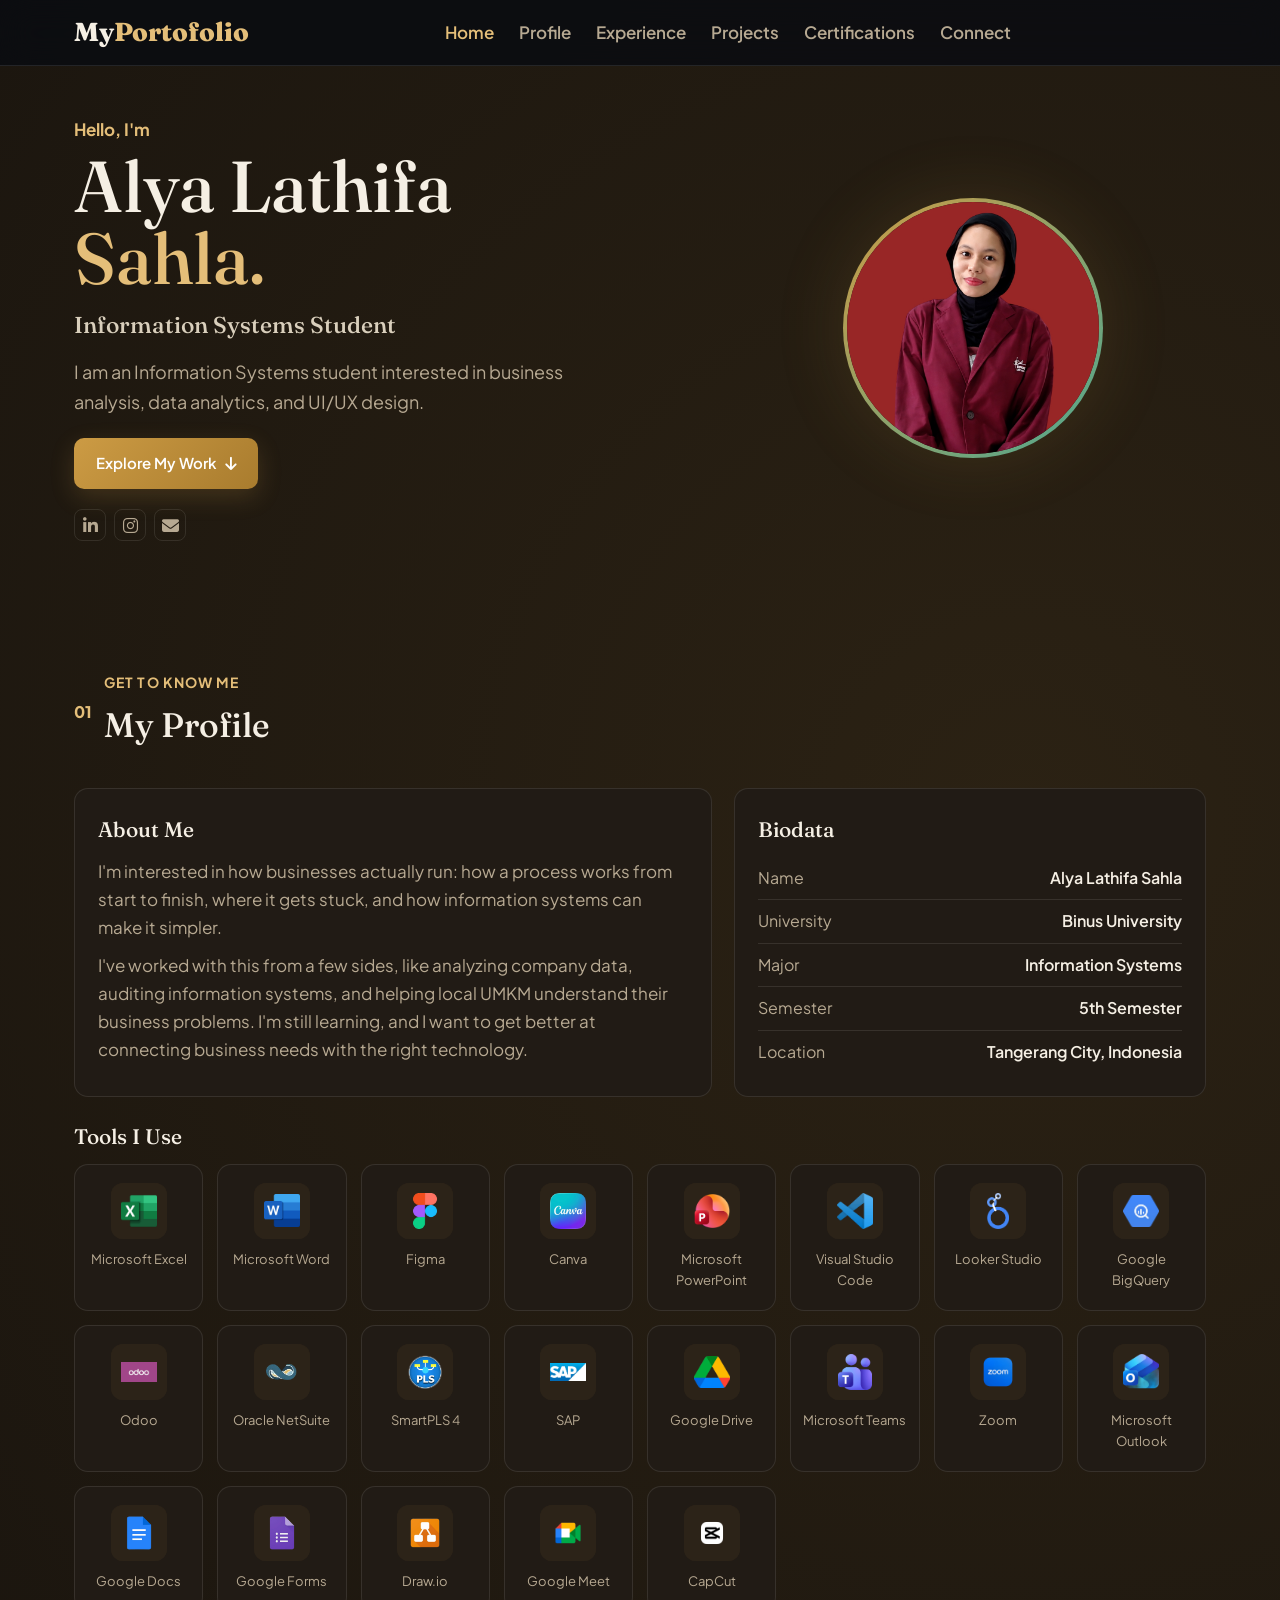
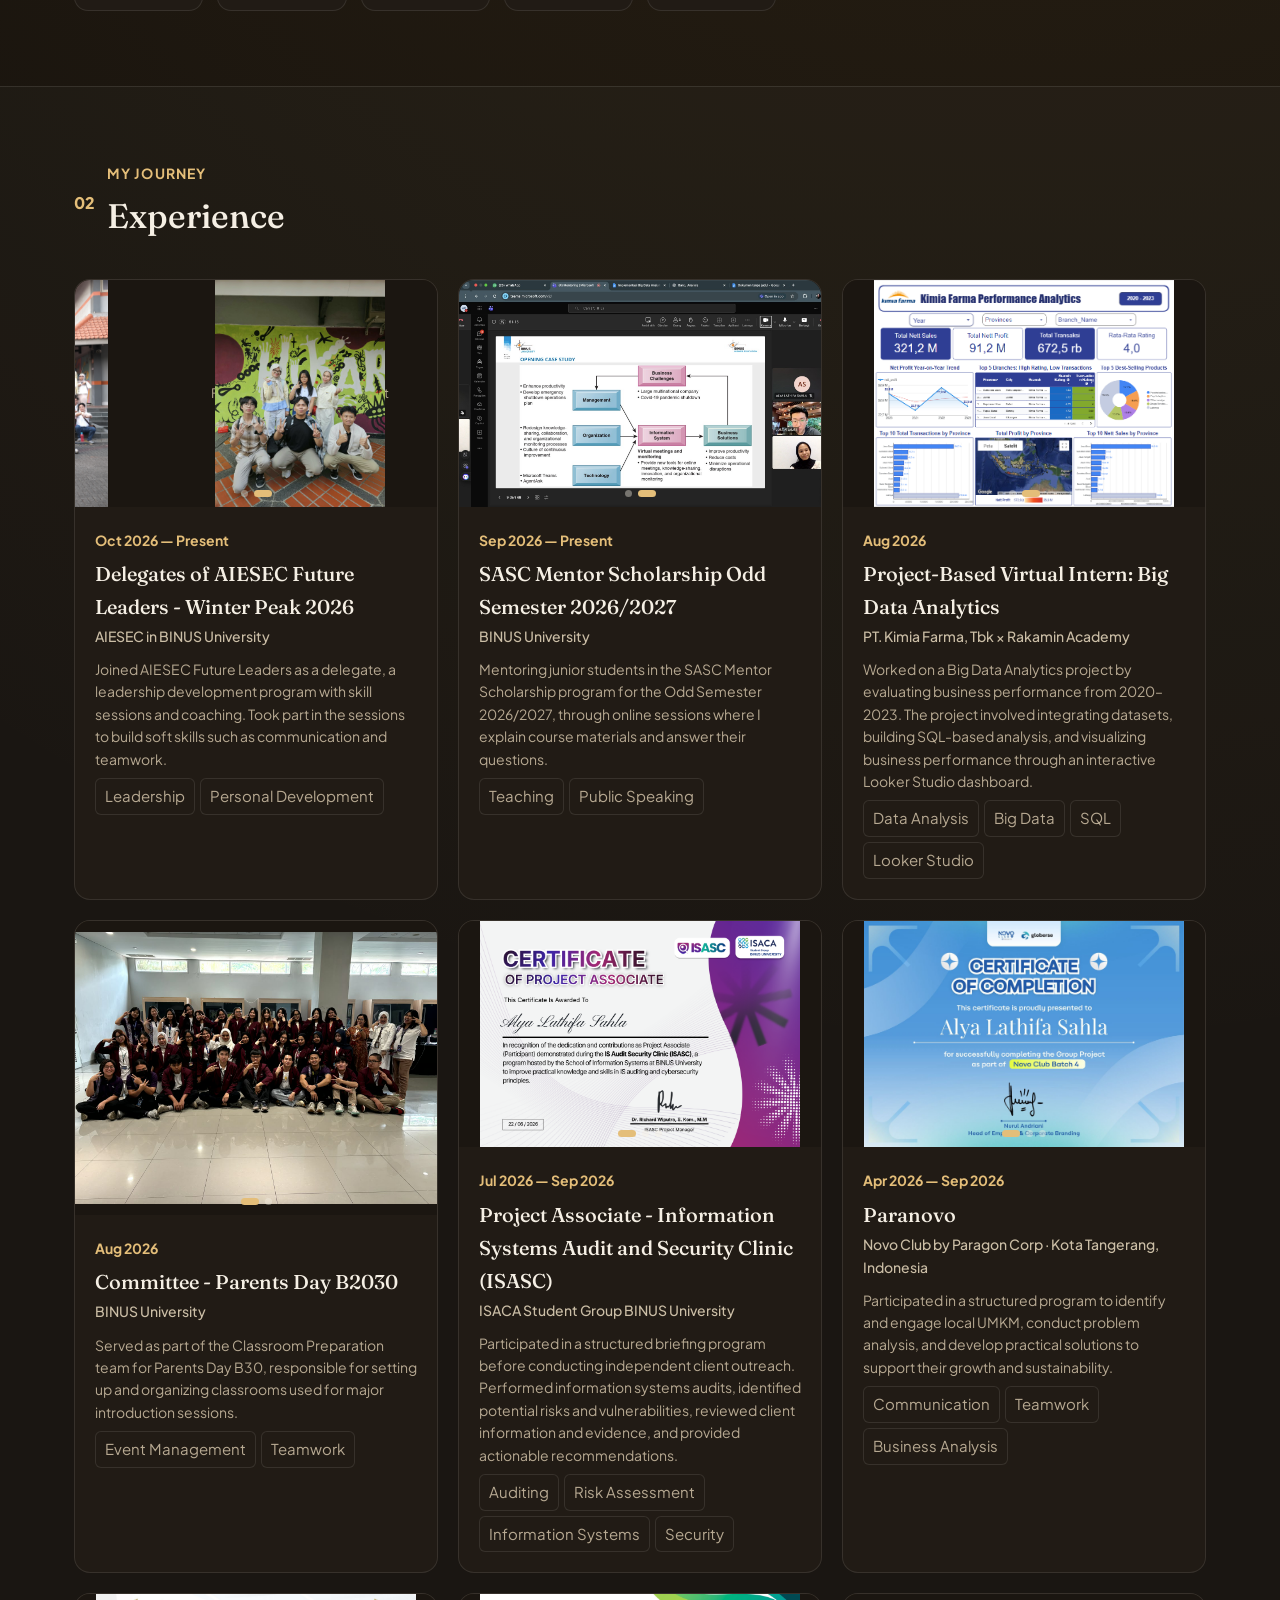
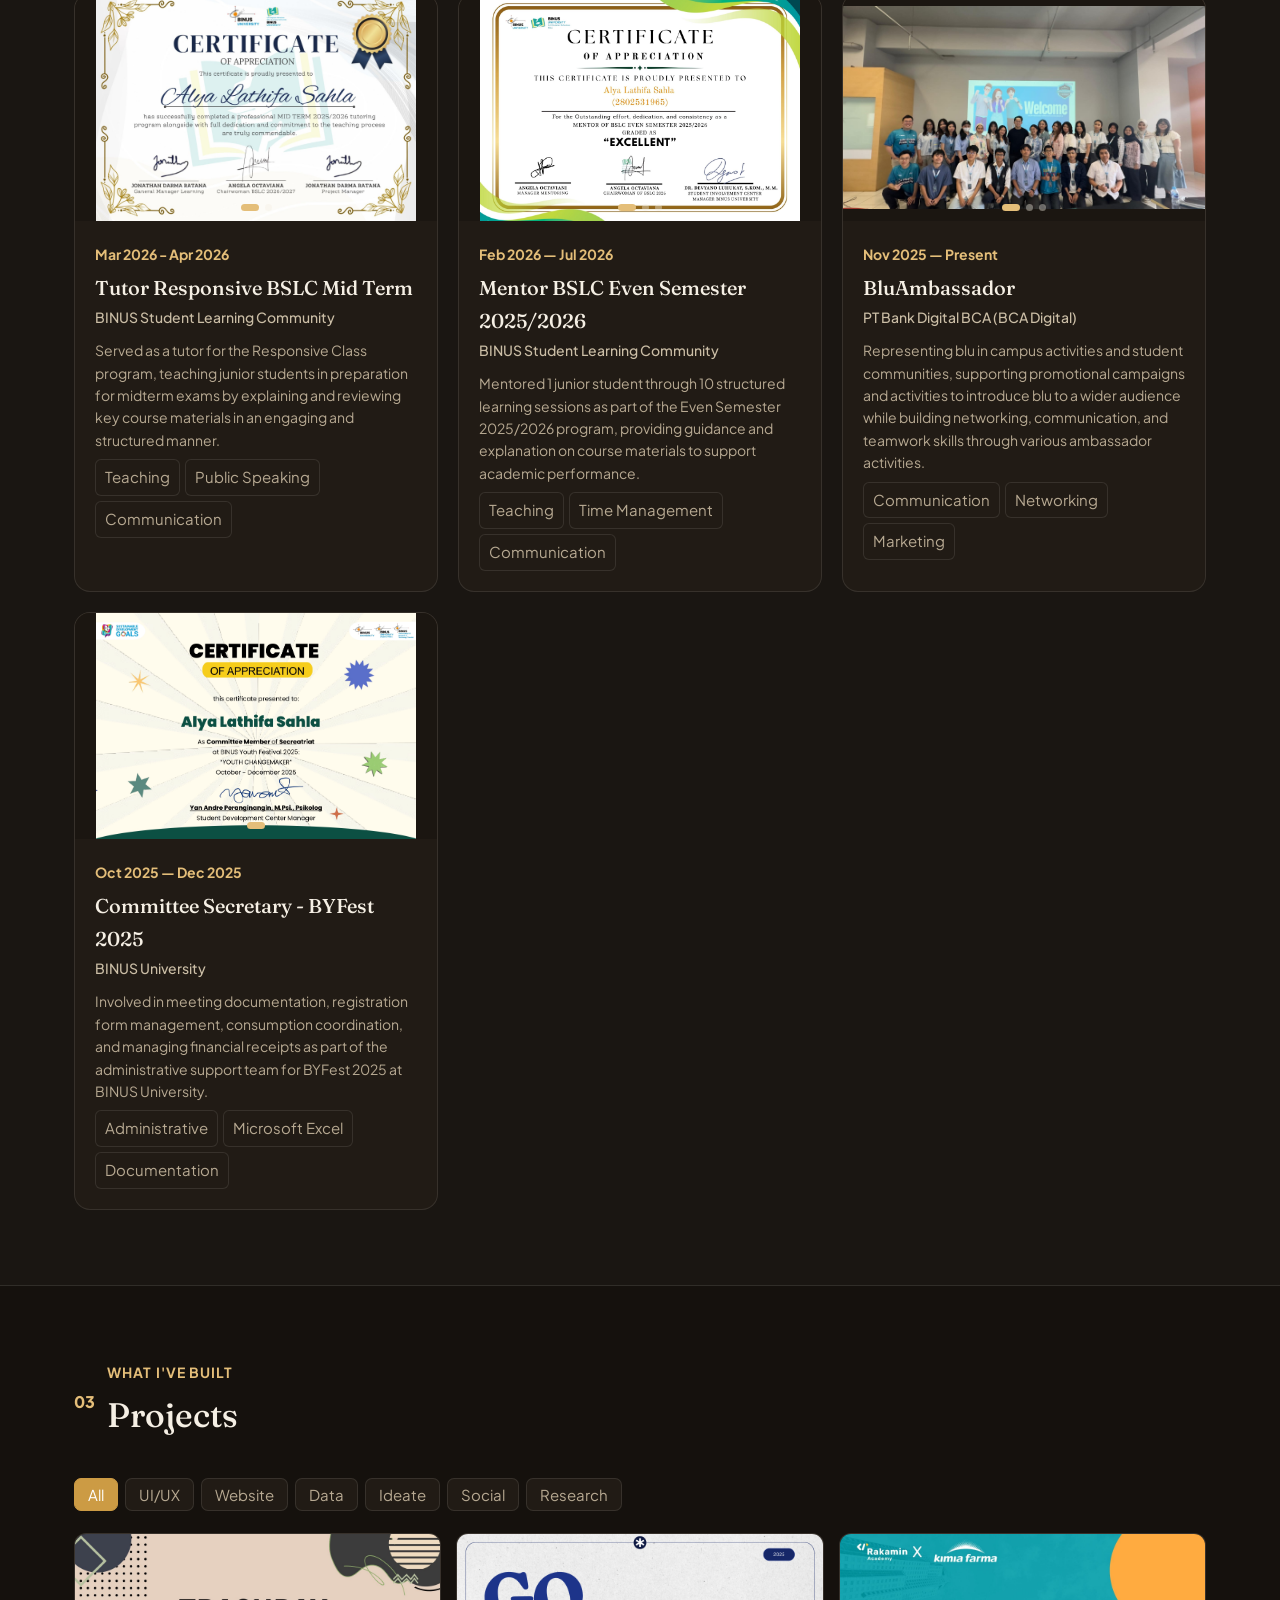
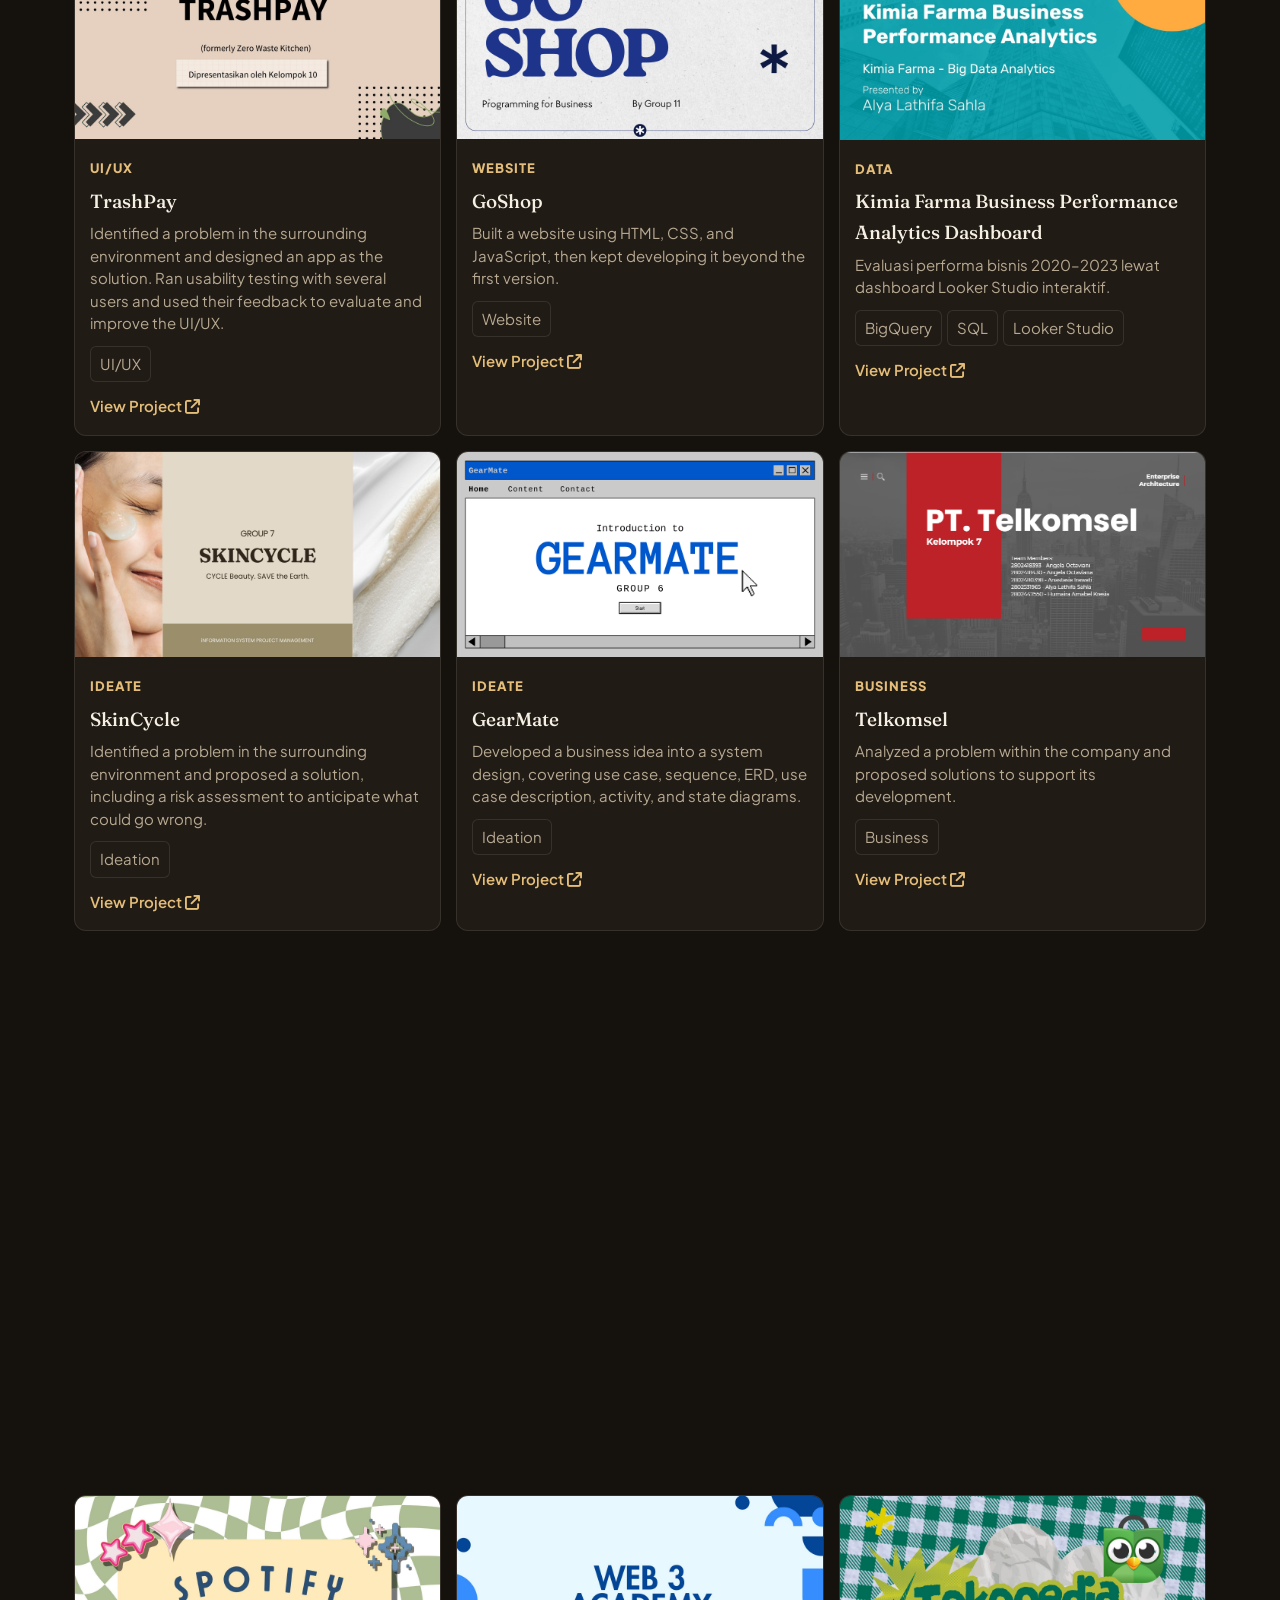
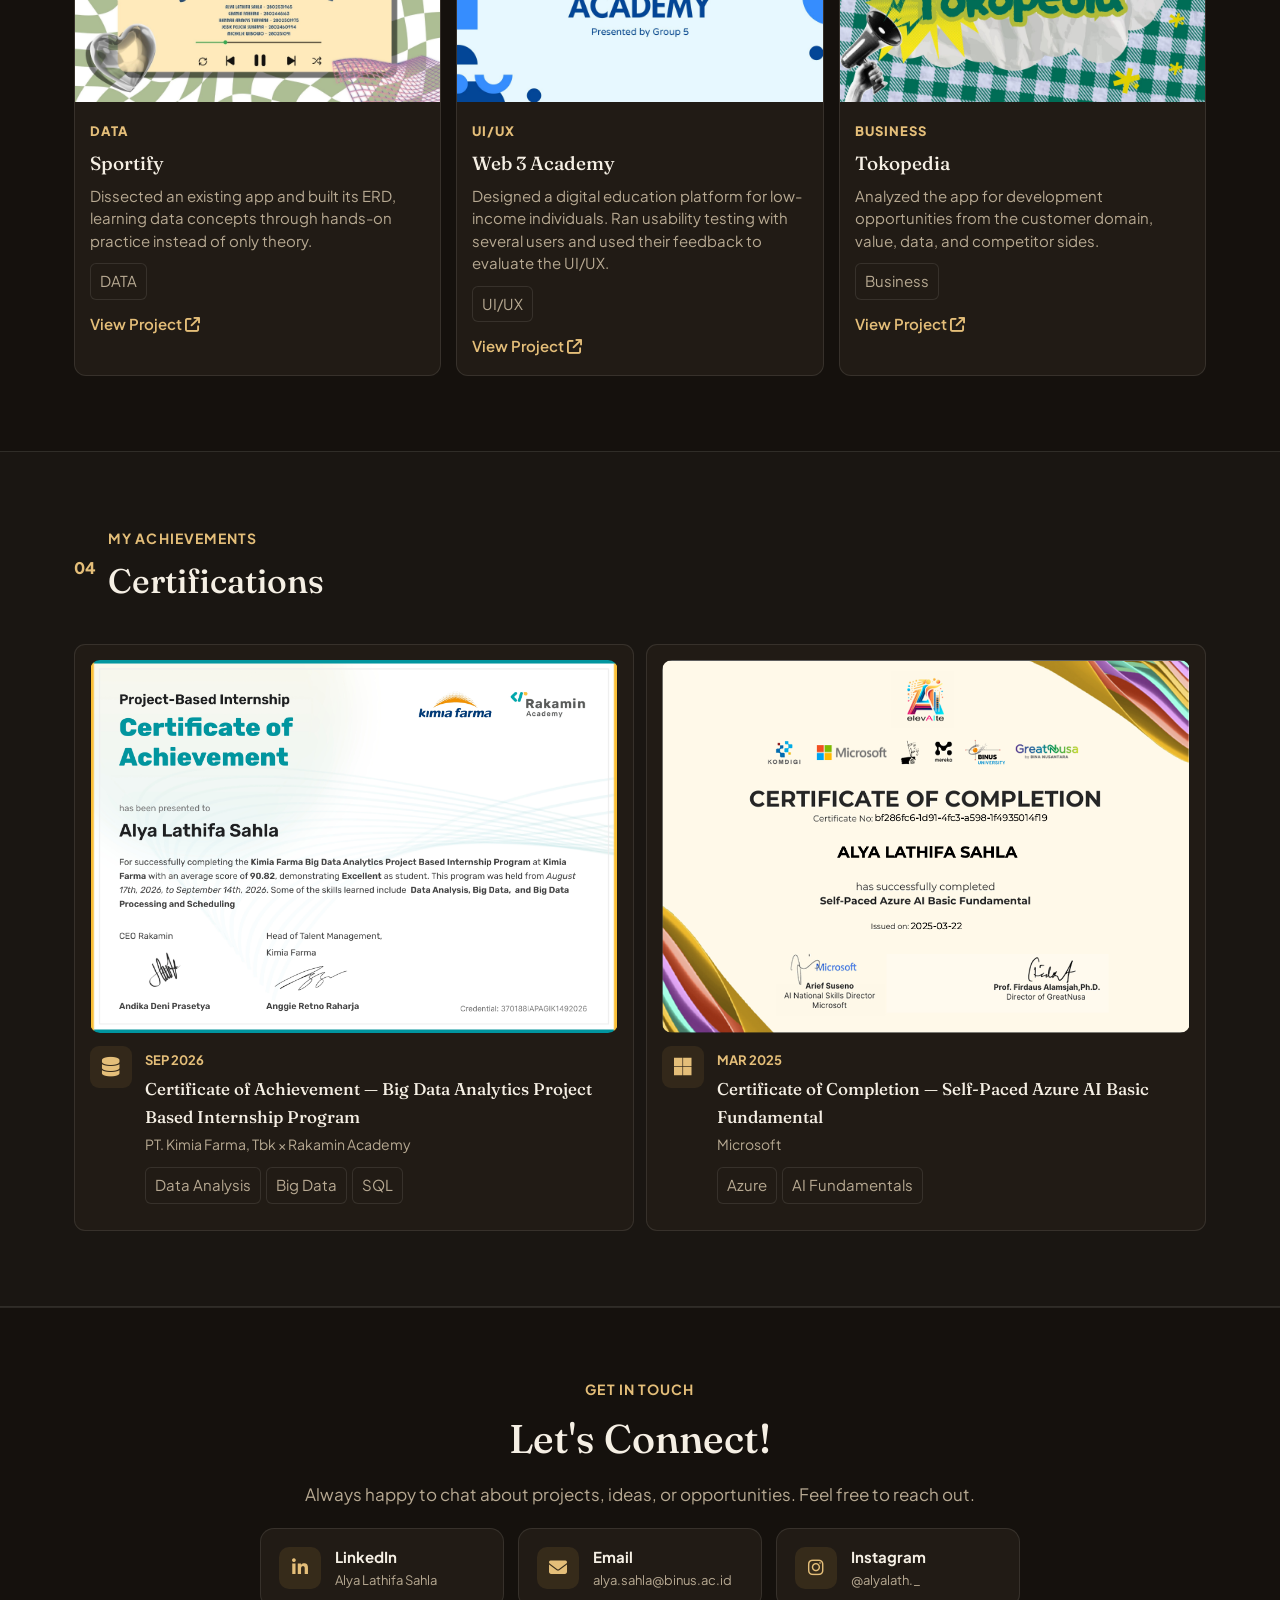
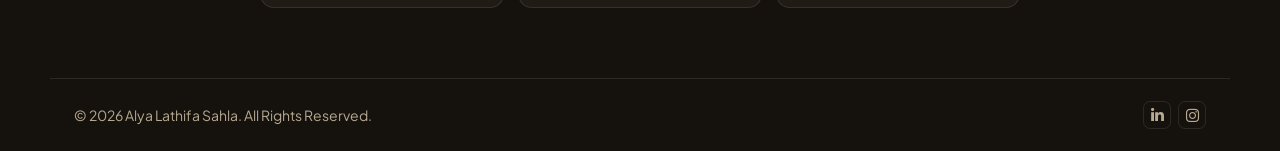
<file: index.html>
<!DOCTYPE html>
<html lang="en">
<head>
    <meta charset="UTF-8">
    <meta name="viewport" content="width=device-width, initial-scale=1.0">

    <title>Alya Lathifa Sahla | Portfolio</title>

    <link rel="stylesheet" href="style.css">

    <!-- Google Font -->
    <link rel="preconnect" href="https://fonts.googleapis.com">
    <link rel="preconnect" href="https://fonts.gstatic.com" crossorigin>
    <link href="https://fonts.googleapis.com/css2?family=Poppins:wght@300;400;500;600;700&display=swap" rel="stylesheet">

    <!-- Icons -->
    <link rel="stylesheet"
        href="https://cdnjs.cloudflare.com/ajax/libs/font-awesome/6.5.2/css/all.min.css">
</head>

<body>

    <!-- ================= NAVBAR ================= -->
    <header class="header">

        <nav class="navbar">

            <a href="#home" class="logo">
                My<span>Portofolio</span>
            </a>

            <ul class="nav-menu">

                <li>
                    <a href="#home" class="nav-link active">Home</a>
                </li>

                <li>
                    <a href="#profile" class="nav-link">Profile</a>
                </li>

                <li>
                    <a href="#experience" class="nav-link">Experience</a>
                </li>

                <li>
                    <a href="#projects" class="nav-link">Projects</a>
                </li>

                <li>
                    <a href="#certifications" class="nav-link">Certifications</a>
                </li>

                <li>
                    <a href="#contact" class="nav-link">Connect</a>
                </li>

            </ul>

            <div class="nav-actions">

                <button class="menu-toggle">
                    <i class="fa-solid fa-bars"></i>
                </button>

            </div>

        </nav>

    </header>


    <!-- ================= HERO ================= -->
    <section id="home" class="hero">

        <div class="hero-content">

            <p class="hero-greeting">
                Hello, I'm
            </p>

            <h1>
                Alya Lathifa<br>
                <span>Sahla.</span>
            </h1>

            <h2>
                Information Systems Student
            </h2>

            <p class="hero-description">
                I am an Information Systems student interested in business analysis, data analytics, and UI/UX design.
            </p>

            <div class="hero-buttons">
                <a href="#experience" class="btn primary-btn">
                    Explore My Work
                    <i class="fa-solid fa-arrow-down"></i>
                </a>
            </div>

            <div class="social-links">
                <a href="https://www.linkedin.com/in/alya-lathifa-sahla-597197326" target="_blank" rel="noopener" aria-label="LinkedIn"><i class="fa-brands fa-linkedin-in"></i></a>
                <a href="https://instagram.com/alyalath._" target="_blank" rel="noopener" aria-label="Instagram"><i class="fa-brands fa-instagram"></i></a>
                <a href="mailto:alya.sahla@binus.ac.id" aria-label="Email"><i class="fa-solid fa-envelope"></i></a>
            </div>

        </div>


        <div class="hero-visual">

            <div class="profile-circle">

                <div class="profile-placeholder">
                    <i class="fa-solid fa-user"></i>
                    <!-- Taruh fotomu di images/foto-profil.jpg -->
                    <img class="profile-photo" src="images/foto-profile.jpeg" alt="Foto Alya Lathifa Sahla" onerror="this.remove()">
                </div>

            </div>

            </div>

    </section>


    <!-- ================= PROFILE ================= -->
    <section id="profile" class="section">

        <div class="section-header reveal">

            <span class="section-number">01</span>

            <div>
                <p class="section-label">GET TO KNOW ME</p>
                <h2>My Profile</h2>
            </div>

        </div>


        <div class="profile-container">

            <div class="profile-text reveal">

                <h3>
                    About Me
                </h3>

                <p>
                    I'm interested in how businesses actually run: how a process
                    works from start to finish, where it gets stuck, and how
                    information systems can make it simpler.
                </p>

                <p>
                    I've worked with this from a few sides, like analyzing company
                    data, auditing information systems, and helping local UMKM
                    understand their business problems. I'm still learning, and I want
                    to get better at connecting business needs with the right
                    technology.
                </p>

            </div>


            <div class="biodata-card reveal">

                <h3>Biodata</h3>

                <div class="bio-item">
                    <span>Name</span>
                    <strong>Alya Lathifa Sahla</strong>
                </div>

                <div class="bio-item">
                    <span>University</span>
                    <strong>Binus University</strong>
                </div>

                <div class="bio-item">
                    <span>Major</span>
                    <strong>Information Systems</strong>
                </div>

                <div class="bio-item">
                    <span>Semester</span>
                    <strong>5th Semester</strong>
                </div>

                <div class="bio-item">
                    <span>Location</span>
                    <strong>Tangerang City, Indonesia</strong>
                </div>

            </div>

        </div>


        <!-- Skills -->

        <div class="skills-section reveal">
            <h3>Tools I Use</h3>
            <!-- Logo tools: taruh di images/tools/ (nama file sesuai src). Tool baru? copy satu blok .tool -->
            <div class="tools-grid">
                <div class="tool">
                    <div class="tool-logo" data-initial="E"><img src="images/tools/excel.png" alt="Microsoft Excel" onerror="this.remove()"></div>
                    <span>Microsoft Excel</span>
                </div>
                <div class="tool">
                    <div class="tool-logo" data-initial="W"><img src="images/tools/word.png" alt="Microsoft Word" onerror="this.remove()"></div>
                    <span>Microsoft Word</span>
                </div>
                <div class="tool">
                    <div class="tool-logo" data-initial="F"><img src="images/tools/figma.png" alt="Figma" onerror="this.remove()"></div>
                    <span>Figma</span>
                </div>
                <div class="tool">
                    <div class="tool-logo" data-initial="C"><img src="images/tools/canva.png" alt="Canva" onerror="this.remove()"></div>
                    <span>Canva</span>
                </div>
                <div class="tool">
                    <div class="tool-logo" data-initial="P"><img src="images/tools/powerpoint.png" alt="Microsoft PowerPoint" onerror="this.remove()"></div>
                    <span>Microsoft PowerPoint</span>
                </div>
                <div class="tool">
                    <div class="tool-logo" data-initial="V"><img src="images/tools/vscode.png" alt="VSCode" onerror="this.remove()"></div>
                    <span>Visual Studio Code</span>
                </div>
                <div class="tool">
                    <div class="tool-logo" data-initial="L"><img src="images/tools/lookerstudio.png" alt="Looker Studio" onerror="this.remove()"></div>
                    <span>Looker Studio</span>
                </div>
                <div class="tool">
                    <div class="tool-logo" data-initial="B"><img src="images/tools/bigquery.png" alt="Google BigQuery" onerror="this.remove()"></div>
                    <span>Google BigQuery</span>
                </div>
                <div class="tool">
                    <div class="tool-logo" data-initial="O"><img src="images/tools/odoo.jpg" alt="Odoo" onerror="this.remove()"></div>
                    <span>Odoo</span>
                </div>
                <div class="tool">
                    <div class="tool-logo" data-initial="N"><img src="images/tools/oraclenetsuite.png" alt="Oracle NetSuite" onerror="this.remove()"></div>
                    <span>Oracle NetSuite</span>
                </div>
                <div class="tool">
                    <div class="tool-logo" data-initial="S"><img src="images/tools/smartpls.png" alt="SmartPLS 4" onerror="this.remove()"></div>
                    <span>SmartPLS 4</span>
                </div>
                <div class="tool">
                    <div class="tool-logo" data-initial="SA"><img src="images/tools/sap.jpg" alt="SAP" onerror="this.remove()"></div>
                    <span>SAP</span>
                </div>
                <div class="tool">
                    <div class="tool-logo" data-initial="G"><img src="images/tools/gdrive.png" alt="Google Drive" onerror="this.remove()"></div>
                    <span>Google Drive</span>
                </div>
                <div class="tool">
                    <div class="tool-logo" data-initial="GT"><img src="images/tools/teams.png" alt="Microsoft Teams" onerror="this.remove()"></div>
                    <span>Microsoft Teams</span>
                </div>
                <div class="tool">
                    <div class="tool-logo" data-initial="Z"><img src="images/tools/zoom.png" alt="Zoom" onerror="this.remove()"></div>
                    <span>Zoom</span>
                </div>
                <div class="tool">
                    <div class="tool-logo" data-initial="O"><img src="images/tools/outlook.png" alt="Microsoft Outlook" onerror="this.remove()"></div>
                    <span>Microsoft Outlook</span>
                </div>
                <div class="tool">
                    <div class="tool-logo" data-initial="GD"><img src="images/tools/gdocs.png" alt="Google Docs" onerror="this.remove()"></div>
                    <span>Google Docs</span>
                </div>
                <div class="tool">
                    <div class="tool-logo" data-initial="GF"><img src="images/tools/gform.png" alt="Google Forms" onerror="this.remove()"></div>
                    <span>Google Forms</span>
                </div>
                <div class="tool">
                    <div class="tool-logo" data-initial="D"><img src="images/tools/drawio.png" alt="Draw.io" onerror="this.remove()"></div>
                    <span>Draw.io</span>
                </div>
                <div class="tool">
                    <div class="tool-logo" data-initial="GM"><img src="images/tools/gmeet.png" alt="Google Meet" onerror="this.remove()"></div>
                    <span>Google Meet</span>
                </div>
                <div class="tool">
                    <div class="tool-logo" data-initial="CC"><img src="images/tools/capcut.png" alt="CapCut" onerror="this.remove()"></div>
                    <span>CapCut</span>
                </div>
            </div>
        </div>

    </section>


    <!-- ================= EXPERIENCE ================= -->

<section id="experience" class="section alternate">
    <div class="section-header reveal">
        <span class="section-number">02</span>
        <div>
            <p class="section-label">MY JOURNEY</p>
            <h2>Experience</h2>
        </div>
    </div>
    <!-- Foto dokumentasi/sertifikat: images/experience/[nama]-1.jpg, -2.jpg, -3.jpg. Mau tambah slide? copy satu blok .slide -->
    <div class="exp-grid">
        <article class="exp-card reveal">
            <div class="slider">
                <div class="slides"><div class="slide"><img src="images/experiences/afl-1.JPG" alt="Delegates AFL - foto 1" onerror="this.remove()"></div><div class="slide"><img src="images/experiences/afl-2.jpeg" alt="Delegates AFL - foto 2" onerror="this.remove()"></div></div>
                <button class="slide-btn prev" aria-label="Foto sebelumnya"><i class="fa-solid fa-chevron-left"></i></button>
                <button class="slide-btn next" aria-label="Foto berikutnya"><i class="fa-solid fa-chevron-right"></i></button>
                <div class="slide-dots"></div>
            </div>
            <div class="exp-body">
                <span class="timeline-date">Oct 2026 — Present</span>
                <h3>Delegates of AIESEC Future Leaders - Winter Peak 2026</h3>
                <h4>AIESEC in BINUS University</h4>
                <p>Joined AIESEC Future Leaders as a delegate, a leadership development program with skill sessions and coaching. Took part in the sessions to build soft skills such as communication and teamwork.</p>
                <div class="tag-container"><span>Leadership</span><span>Personal Development</span></div>
            </div>
        </article>
        <article class="exp-card reveal">
            <div class="slider">
                <div class="slides"><div class="slide"><img src="images/experiences/sasc-1.jpeg" alt="SASC Mentor Scholarship - foto 1" onerror="this.remove()"></div><div class="slide"><img src="images/experiences/sasc-2.jpeg" alt="SASC Mentor Scholarship - foto 2" onerror="this.remove()"></div></div>
                <button class="slide-btn prev" aria-label="Foto sebelumnya"><i class="fa-solid fa-chevron-left"></i></button>
                <button class="slide-btn next" aria-label="Foto berikutnya"><i class="fa-solid fa-chevron-right"></i></button>
                <div class="slide-dots"></div>
            </div>
            <div class="exp-body">
                <span class="timeline-date">Sep 2026 — Present</span>
                <h3>SASC Mentor Scholarship Odd Semester 2026/2027</h3>
                <h4>BINUS University</h4>
                <p>   Mentoring junior students in the SASC Mentor Scholarship program for the Odd Semester 2026/2027, through online sessions where I explain course materials and answer their questions.</p>
                <div class="tag-container"><span>Teaching</span><span>Public Speaking</span></div>
            </div>
        </article>
        <article class="exp-card reveal">
            <div class="slider">
                <div class="slides"><div class="slide"><img src="images/experiences/pbi-1.jpg" alt="Project-Based Virtual Intern - foto 1" onerror="this.remove()"></div><div class="slide"><img src="images/experiences/pbi-2.png" alt="Project-Based Virtual Intern - foto 2" onerror="this.remove()"></div></div>
                <button class="slide-btn prev" aria-label="Foto sebelumnya"><i class="fa-solid fa-chevron-left"></i></button>
                <button class="slide-btn next" aria-label="Foto berikutnya"><i class="fa-solid fa-chevron-right"></i></button>
                <div class="slide-dots"></div>
            </div>
            <div class="exp-body">
                <span class="timeline-date">Aug 2026</span>
                <h3>Project-Based Virtual Intern: Big Data Analytics</h3>
                <h4>PT. Kimia Farma, Tbk × Rakamin Academy</h4>
                <p>Worked on a Big Data Analytics project by evaluating business performance from 2020–2023. The project involved integrating datasets, building SQL-based analysis, and visualizing business performance through an interactive Looker Studio dashboard.</p>
                <div class="tag-container"><span>Data Analysis</span><span>Big Data</span><span>SQL</span><span>Looker Studio</span></div>
            </div>
        </article>
        <article class="exp-card reveal">
            <div class="slider">
                <div class="slides"><div class="slide"><img src="images/experiences/parents-day 1.jpeg" alt="Committee — Parents Day B2030 - foto 1" onerror="this.remove()"></div><div class="slide"><img src="images/experiences/parents-day 2.jpeg" alt="Committee — Parents Day B2030 - foto 2" onerror="this.remove()"></div>
                <button class="slide-btn prev" aria-label="Foto sebelumnya"><i class="fa-solid fa-chevron-left"></i></button>
                <button class="slide-btn next" aria-label="Foto berikutnya"><i class="fa-solid fa-chevron-right"></i></button>
                <div class="slide-dots"></div>
            </div>
            <div class="exp-body">
                <span class="timeline-date">Aug 2026</span>
                <h3>Committee - Parents Day B2030</h3>
                <h4>BINUS University</h4>
                <p>Served as part of the Classroom Preparation team for Parents Day B30, responsible for setting up and organizing classrooms used for major introduction sessions.</p>
                <div class="tag-container"><span>Event Management</span><span>Teamwork</span></div>
            </div>
        </article>
        <article class="exp-card reveal">
            <div class="slider">
                <div class="slides"><div class="slide"><img src="images/experiences/isasc-1.png" alt="Project Associate - foto 1" onerror="this.remove()"></div><div class="slide"><img src="images/experiences/isasc-3.jpg" alt="Project Associate - foto 2" onerror="this.remove()"></div><div class="slide"><img src="images/experiences/isasc-2.jpeg" alt="Project Associate - foto 3" onerror="this.remove()"></div></div>
                <button class="slide-btn prev" aria-label="Foto sebelumnya"><i class="fa-solid fa-chevron-left"></i></button>
                <button class="slide-btn next" aria-label="Foto berikutnya"><i class="fa-solid fa-chevron-right"></i></button>
                <div class="slide-dots"></div>
            </div>
            <div class="exp-body">
                <span class="timeline-date">Jul 2026 — Sep 2026</span>
                <h3>Project Associate - Information Systems Audit and Security Clinic (ISASC)</h3>
                <h4>ISACA Student Group BINUS University</h4>
                <p>Participated in a structured briefing program before conducting independent client outreach. Performed information systems audits, identified potential risks and vulnerabilities, reviewed client information and evidence, and provided actionable recommendations.</p>
                <div class="tag-container"><span>Auditing</span><span>Risk Assessment</span><span>Information Systems</span><span>Security</span></div>
            </div>
        </article>
        <article class="exp-card reveal">
            <div class="slider">
                <div class="slides"><div class="slide"><img src="images/experiences/novo-1.jpg" alt="Novo Club - foto 1" onerror="this.remove()"></div><div class="slide"><img src="images/experiences/novo-2.jpg" alt="Novo Club - foto 2" onerror="this.remove()"></div><div class="slide"><img src="images/experiences/novo-3.jpg" alt="Novo Club - foto 3" onerror="this.remove()"></div></div>
                <button class="slide-btn prev" aria-label="Foto sebelumnya"><i class="fa-solid fa-chevron-left"></i></button>
                <button class="slide-btn next" aria-label="Foto berikutnya"><i class="fa-solid fa-chevron-right"></i></button>
                <div class="slide-dots"></div>
            </div>
            <div class="exp-body">
                <span class="timeline-date">Apr 2026 — Sep 2026</span>
                <h3>Paranovo</h3>
                <h4>Novo Club by Paragon Corp · Kota Tangerang, Indonesia</h4>
                <p>Participated in a structured program to identify and engage local UMKM, conduct problem analysis, and develop practical solutions to support their growth and sustainability.</p>
                <div class="tag-container"><span>Communication</span><span>Teamwork</span><span>Business Analysis</span></div>
            </div>
        </article>
        <article class="exp-card reveal">
            <div class="slider">
                <div class="slides"><div class="slide"><img src="images/experiences/tutor-1.jpeg" alt="Tutor Responsive BSLC Mid Term - foto 1" onerror="this.remove()"></div><div class="slide"><img src="images/experiences/tutor-2.png" alt="Tutor Responsive BSLC Mid Term - foto 2" onerror="this.remove()"></div></div>
                <button class="slide-btn prev" aria-label="Foto sebelumnya"><i class="fa-solid fa-chevron-left"></i></button>
                <button class="slide-btn next" aria-label="Foto berikutnya"><i class="fa-solid fa-chevron-right"></i></button>
                <div class="slide-dots"></div>
            </div>
            <div class="exp-body">
                <span class="timeline-date">Mar 2026 - Apr 2026</span>
                <h3>Tutor Responsive BSLC Mid Term</h3>
                <h4>BINUS Student Learning Community</h4>
                <p>Served as a tutor for the Responsive Class program, teaching junior students in preparation for midterm exams by explaining and reviewing key course materials in an engaging and structured manner.</p>
                <div class="tag-container"><span>Teaching</span><span>Public Speaking</span><span>Communication</span></div>
            </div>
        </article>
        <article class="exp-card reveal">
            <div class="slider">
                <div class="slides"><div class="slide"><img src="images/experiences/mentor-1.jpg" alt="Mentor BSLC Even Semester 2025/2026 - foto 1" onerror="this.remove()"></div><div class="slide"><img src="images/experiences/mentor-2.jpeg" alt="Mentor BSLC Even Semester 2025/2026 - foto 2" onerror="this.remove()"></div><div class="slide"><img src="images/experiences/mentor-3.jpeg" alt="Mentor BSLC Even Semester 2025/2026 - foto 3" onerror="this.remove()"></div></div>
                <button class="slide-btn prev" aria-label="Foto sebelumnya"><i class="fa-solid fa-chevron-left"></i></button>
                <button class="slide-btn next" aria-label="Foto berikutnya"><i class="fa-solid fa-chevron-right"></i></button>
                <div class="slide-dots"></div>
            </div>
            <div class="exp-body">
                <span class="timeline-date">Feb 2026 — Jul 2026</span>
                <h3>Mentor BSLC Even Semester 2025/2026</h3>
                <h4>BINUS Student Learning Community</h4>
                <p>Mentored 1 junior student through 10 structured learning sessions as part of the Even Semester 2025/2026 program, providing guidance and explanation on course materials to support academic performance.</p>
                <div class="tag-container"><span>Teaching</span><span>Time Management</span><span>Communication</span></div>
            </div>
        </article>
        <article class="exp-card reveal">
            <div class="slider">
                <div class="slides"><div class="slide"><img src="images/experiences/blu-1.jpeg" alt="BluAmbassador - foto 1" onerror="this.remove()"></div><div class="slide"><img src="images/experiences/blu-2.jpeg" alt="BluAmbassador - foto 2" onerror="this.remove()"></div><div class="slide"><img src="images/experiences/blu-3.jpeg" alt="BluAmbassador - foto 3" onerror="this.remove()"></div></div>
                <button class="slide-btn prev" aria-label="Foto sebelumnya"><i class="fa-solid fa-chevron-left"></i></button>
                <button class="slide-btn next" aria-label="Foto berikutnya"><i class="fa-solid fa-chevron-right"></i></button>
                <div class="slide-dots"></div>
            </div>
            <div class="exp-body">
                <span class="timeline-date">Nov 2025 — Present</span>
                <h3>BluAmbassador</h3>
                <h4>PT Bank Digital BCA (BCA Digital)</h4>
                <p>Representing blu in campus activities and student communities, supporting promotional campaigns and activities to introduce blu to a wider audience while building networking, communication, and teamwork skills through various ambassador activities.</p>
                <div class="tag-container"><span>Communication</span><span>Networking</span><span>Marketing</span></div>
            </div>
        </article>
        <article class="exp-card reveal">
            <div class="slider">
                <div class="slides"><div class="slide"><img src="images/experiences/byfest.jpg" alt="Committee Secretary · BYFest 2025 - foto 1" onerror="this.remove()"></div></div>
                <button class="slide-btn prev" aria-label="Foto sebelumnya"><i class="fa-solid fa-chevron-left"></i></button>
                <button class="slide-btn next" aria-label="Foto berikutnya"><i class="fa-solid fa-chevron-right"></i></button>
                <div class="slide-dots"></div>
            </div>
            <div class="exp-body">
                <span class="timeline-date">Oct 2025 — Dec 2025</span>
                <h3>Committee Secretary - BYFest 2025</h3>
                <h4>BINUS University</h4>
                <p>Involved in meeting documentation, registration form management, consumption coordination, and managing financial receipts as part of the administrative support team for BYFest 2025 at BINUS University.</p>
                <div class="tag-container"><span>Administrative</span><span>Microsoft Excel</span><span>Documentation</span></div>
            </div>
        </article>
    </div>
</section>


    <!-- ================= PROJECTS ================= -->
    <section id="projects" class="section">
        <div class="section-header reveal">
            <span class="section-number">03</span>
            <div>
                <p class="section-label">WHAT I'VE BUILT</p>
                <h2>Projects</h2>
            </div>
        </div>
        <div class="project-filter reveal"><button class="filter-btn active" data-filter="all">All</button><button class="filter-btn" data-filter="uiux">UI/UX</button><button class="filter-btn" data-filter="website">Website</button><button class="filter-btn" data-filter="data">Data</button><button class="filter-btn" data-filter="ideate">Ideate</button><button class="filter-btn" data-filter="social">Social</button><button class="filter-btn" data-filter="research">Research</button></div>
        <div class="project-grid">
            <div class="project-card reveal" data-category="uiux">
                <div class="project-image"><i class="fa-solid fa-recycle"></i><img src="images/projects/trashpay.jpg" alt="" onerror="this.remove()"></div>
                <div class="project-content">
                    <span class="project-category">UI/UX</span>
                    <h3>TrashPay</h3>
                    <p>Identified a problem in the surrounding environment and designed an app as the solution. Ran usability testing with several users and used their feedback to evaluate and improve the UI/UX.</p>
                    <div class="project-tags"><span>UI/UX</span></div>
                    <!-- Ganti href="#" dengan link PPT / Docs / Drive project -->
                    <a href="https://canva.link/a8nu6ukct4mkx5m" target="_blank" rel="noopener" class="project-link">View Project <i class="fa-solid fa-arrow-up-right-from-square"></i></a>
                </div>
            </div>
            <div class="project-card reveal" data-category="website">
                <div class="project-image"><i class="fa-solid fa-cart-shopping"></i><img src="images/projects/go-shop.png" alt="" onerror="this.remove()"></div>
                <div class="project-content">
                    <span class="project-category">WEBSITE</span>
                    <h3>GoShop</h3>
                    <p>Built a website using HTML, CSS, and JavaScript, then kept developing it beyond the first version.</p>
                    <div class="project-tags"><span>Website</span></div>
                    <!-- Ganti href="#" dengan link PPT / Docs / Drive project -->
                    <a href="https://canva.link/znxdx1224eqyvxj" target="_blank" rel="noopener" class="project-link">View Project <i class="fa-solid fa-arrow-up-right-from-square"></i></a>
                </div>
            </div>
            <div class="project-card reveal" data-category="data">
                <div class="project-image"><i class="fa-solid fa-chart-column"></i><img src="images/projects/kimia-farma.jpg" alt="" onerror="this.remove()"></div>
                <div class="project-content">
                    <span class="project-category">DATA</span>
                    <h3>Kimia Farma Business Performance Analytics Dashboard</h3>
                    <p>Evaluasi performa bisnis 2020–2023 lewat dashboard Looker Studio interaktif.</p>
                    <div class="project-tags"><span>BigQuery</span><span>SQL</span><span>Looker Studio</span></div>
                    <!-- Ganti href="#" dengan link PPT / Docs / Drive project -->
                    <a href="https://canva.link/234a6w53d6vfmp1" target="_blank" rel="noopener" class="project-link">View Project <i class="fa-solid fa-arrow-up-right-from-square"></i></a>
                </div>
            </div>
            <div class="project-card reveal" data-category="ideate">
                <div class="project-image"><i class="fa-solid fa-lightbulb"></i><img src="images/projects/skincycle.jpg" alt="" onerror="this.remove()"></div>
                <div class="project-content">
                    <span class="project-category">IDEATE</span>
                    <h3>SkinCycle</h3>
                    <p>Identified a problem in the surrounding environment and proposed a solution, including a risk assessment to anticipate what could go wrong.</p>
                    <div class="project-tags"><span>Ideation</span></div>
                    <!-- Ganti href="#" dengan link PPT / Docs / Drive project -->
                    <a href="https://canva.link/xml6itemlh9i8w3" target="_blank" rel="noopener" class="project-link">View Project <i class="fa-solid fa-arrow-up-right-from-square"></i></a>
                </div>
            </div>
            <div class="project-card reveal" data-category="ideate">
                <div class="project-image"><i class="fa-solid fa-lightbulb"></i><img src="images/projects/gearmate.png" alt="" onerror="this.remove()"></div>
                <div class="project-content">
                    <span class="project-category">IDEATE</span>
                    <h3>GearMate</h3>
                    <p>Developed a business idea into a system design, covering use case, sequence, ERD, use case description, activity, and state diagrams.</p>
                    <div class="project-tags"><span>Ideation</span></div>
                    <!-- Ganti href="#" dengan link PPT / Docs / Drive project -->
                    <a href="https://canva.link/l3qdw528jjaonm1" target="_blank" rel="noopener" class="project-link">View Project <i class="fa-solid fa-arrow-up-right-from-square"></i></a>
                </div>
            </div>
            <div class="project-card reveal" data-category="business">
                <div class="project-image"><i class="fa-solid fa-lightbulb"></i><img src="images/projects/telkomsel.png" alt="" onerror="this.remove()"></div>
                <div class="project-content">
                    <span class="project-category">BUSINESS</span>
                    <h3>Telkomsel</h3>
                    <p>Analyzed a problem within the company and proposed solutions to support its development.</p>
                    <div class="project-tags"><span>Business</span></div>
                    <!-- Ganti href="#" dengan link PPT / Docs / Drive project -->
                    <a href="https://canva.link/pg40pakhh92zbww" target="_blank" rel="noopener" class="project-link">View Project <i class="fa-solid fa-arrow-up-right-from-square"></i></a>
                </div>
            </div>
            <div class="project-card reveal" data-category="data">
                <div class="project-image"><i class="fa-solid fa-lightbulb"></i><img src="images/projects/dashboard.png" alt="" onerror="this.remove()"></div>
                <div class="project-content">
                    <span class="project-category">DATA</span>
                    <h3>Data Modelling Excel Dashboard</h3>
                    <p>Found a dataset, cleaned it, and turned it into a dashboard using Excel Power Query, Power Pivot, PivotTables, and charts.</p>
                    <div class="project-tags"><span>DATA</span></div>
                    <!-- Ganti href="#" dengan link PPT / Docs / Drive project -->
                    <a href="https://canva.link/p9q3rbfd1e5n1ow" target="_blank" rel="noopener" class="project-link">View Project <i class="fa-solid fa-arrow-up-right-from-square"></i></a>
                </div>
            </div>
            <div class="project-card reveal" data-category="social">
                <div class="project-image"><i class="fa-solid fa-handshake"></i><img src="images/projects/novo.png" alt="" onerror="this.remove()"></div>
                <div class="project-content">
                    <span class="project-category">SOCIAL</span>
                    <h3>Novo Club by Paragon - UMKM Accelerator Hub</h3>
                    <p>Worked with a local UMKM to identify its business problems and developed practical solutions to support its growth.</p>
                    <div class="project-tags"><span>UMKM</span><span>Problem Analysis</span></div>
                    <!-- Ganti href="#" dengan link PPT / Docs / Drive project -->
                    <a href="https://canva.link/eukpgvjfvt5brrr" target="_blank" rel="noopener" class="project-link">View Project <i class="fa-solid fa-arrow-up-right-from-square"></i></a>
                </div>
            </div>
            <div class="project-card reveal" data-category="research">
                <div class="project-image"><i class="fa-solid fa-microscope"></i><img src="images/projects/rmis.png" alt="" onerror="this.remove()"></div>
                <div class="project-content">
                    <span class="project-category">RESEARCH</span>
                    <h3>Paper - Research Methods in Information Systems</h3>
                    <p>Wrote a research paper based on a problem found in existing references. Collected questionnaire data from around 300 respondents and analyzed it with SmartPLS to strengthen the findings.</p>
                    <div class="project-tags"><span>Research</span></div>
                    <!-- Ganti href="#" dengan link PPT / Docs / Drive project -->
                    <a href="https://binusianorg-my.sharepoint.com/personal/alya_sahla_binus_ac_id/_layouts/15/guestaccess.aspx?share=IQB_t66pIqGkQKnw3AWKUbgPAWECNKjkgasopdunH-X8C5A&e=WB0Ne8" target="_blank" rel="noopener" class="project-link">View Project <i class="fa-solid fa-arrow-up-right-from-square"></i></a>
                </div>
            </div>
            <div class="project-card reveal" data-category="data">
                <div class="project-image"><i class="fa-solid fa-microscope"></i><img src="images/projects/sportify.jpg" alt="" onerror="this.remove()"></div>
                <div class="project-content">
                    <span class="project-category">DATA</span>
                    <h3>Sportify</h3>
                    <p>Dissected an existing app and built its ERD, learning data concepts through hands-on practice instead of only theory.</p>
                    <div class="project-tags"><span>DATA</span></div>
                    <!-- Ganti href="#" dengan link PPT / Docs / Drive project -->
                    <a href="https://canva.link/3gx34wj07nrhwfe" target="_blank" rel="noopener" class="project-link">View Project <i class="fa-solid fa-arrow-up-right-from-square"></i></a>
                </div>
            </div>
            <div class="project-card reveal" data-category="uiux">
                <div class="project-image"><i class="fa-solid fa-microscope"></i><img src="images/projects/web3academy.jpg" alt="" onerror="this.remove()"></div>
                <div class="project-content">
                    <span class="project-category">UI/UX</span>
                    <h3>Web 3 Academy</h3>
                    <p>Designed a digital education platform for low-income individuals. Ran usability testing with several users and used their feedback to evaluate the UI/UX.</p>
                    <div class="project-tags"><span>UI/UX</span></div>
                    <!-- Ganti href="#" dengan link PPT / Docs / Drive project -->
                    <a href="https://canva.link/pqi088u2jooakt6" target="_blank" rel="noopener" class="project-link">View Project <i class="fa-solid fa-arrow-up-right-from-square"></i></a>
                </div>
            </div>
            <div class="project-card reveal" data-category="business">
                <div class="project-image"><i class="fa-solid fa-microscope"></i><img src="images/projects/tokopedia.jpg" alt="" onerror="this.remove()"></div>
                <div class="project-content">
                    <span class="project-category">BUSINESS</span>
                    <h3>Tokopedia</h3>
                    <p>Analyzed the app for development opportunities from the customer domain, value, data, and competitor sides.</p>
                    <div class="project-tags"><span>Business</span></div>
                    <!-- Ganti href="#" dengan link PPT / Docs / Drive project -->
                    <a href="https://canva.link/nb264zl95wt7lj6" target="_blank" rel="noopener" class="project-link">View Project <i class="fa-solid fa-arrow-up-right-from-square"></i></a>
                </div>
            </div>
        </div>
    </section>


    <!-- ================= CERTIFICATIONS ================= -->

<section id="certifications" class="section alternate">
    <div class="section-header reveal">
        <span class="section-number">04</span>
        <div>
            <p class="section-label">MY ACHIEVEMENTS</p>
            <h2>Certifications</h2>
        </div>
    </div>
    
<div class="certificate-grid">

    <article class="certificate-card reveal">
        <div class="certificate-preview">
            <img src="images/projects/sertif-kimia.jpg" alt="Sertifikat Kimia Farma" onerror="this.parentElement.remove()">
        </div>
        <div class="certificate-info">
            <div class="certificate-icon"><i class="fa-solid fa-database"></i></div>
            <div>
                <span class="certificate-year">SEP 2026</span>
                <h3>Certificate of Achievement — Big Data Analytics Project Based Internship Program</h3>
                <p>PT. Kimia Farma, Tbk × Rakamin Academy</p>
                <div class="project-tags"><span>Data Analysis</span><span>Big Data</span><span>SQL</span></div>
            </div>
        </div>
    </article>

    <article class="certificate-card reveal">
        <div class="certificate-preview">
            <img src="images/projects/sertif-azure.png" alt="Sertifikat Microsoft Azure" onerror="this.parentElement.remove()">
        </div>
        <div class="certificate-info">
            <div class="certificate-icon"><i class="fa-brands fa-microsoft"></i></div>
            <div>
                <span class="certificate-year">MAR 2025</span>
                <h3>Certificate of Completion — Self-Paced Azure AI Basic Fundamental</h3>
                <p>Microsoft</p>
                <div class="project-tags"><span>Azure</span><span>AI Fundamentals</span></div>
            </div>
        </div>
    </article>

</div>
</section>

    <!-- ================= CONTACT ================= -->
    <section id="contact" class="contact-section">
        <div class="contact-content reveal">
            <p class="section-label">GET IN TOUCH</p>
            <h2>Let's Connect!</h2>
            <p>Always happy to chat about projects, ideas, or opportunities. Feel free to reach out.</p>
            <div class="connect-links">
                <a class="connect-card" href="https://www.linkedin.com/in/alya-lathifa-sahla-597197326" target="_blank" rel="noopener"><i class="fa-brands fa-linkedin-in"></i><div><strong>LinkedIn</strong><span>Alya Lathifa Sahla</span></div></a>
                <a class="connect-card" href="mailto:alya.sahla@binus.ac.id"><i class="fa-solid fa-envelope"></i><div><strong>Email</strong><span>alya.sahla@binus.ac.id</span></div></a>
                <a class="connect-card" href="https://instagram.com/alyalath._" target="_blank" rel="noopener"><i class="fa-brands fa-instagram"></i><div><strong>Instagram</strong><span>@alyalath._</span></div></a>
            </div>
        </div>
    </section>


    <!-- ================= FOOTER ================= -->

    <footer>

        <p>
            © 2026 Alya Lathifa Sahla. All Rights Reserved.
        </p>

        <div class="footer-social">
            <a href="https://www.linkedin.com/in/alya-lathifa-sahla-597197326" target="_blank" rel="noopener" aria-label="LinkedIn"><i class="fa-brands fa-linkedin-in"></i></a>
            <a href="https://instagram.com/alyalath._" target="_blank" rel="noopener" aria-label="Instagram"><i class="fa-brands fa-instagram"></i></a>
        </div>

    </footer>


    <!-- Back To Top -->

    <button id="back-to-top">
        <i class="fa-solid fa-arrow-up"></i>
    </button>


    <script src="script.js"></script>

</body>
</html>
</file>
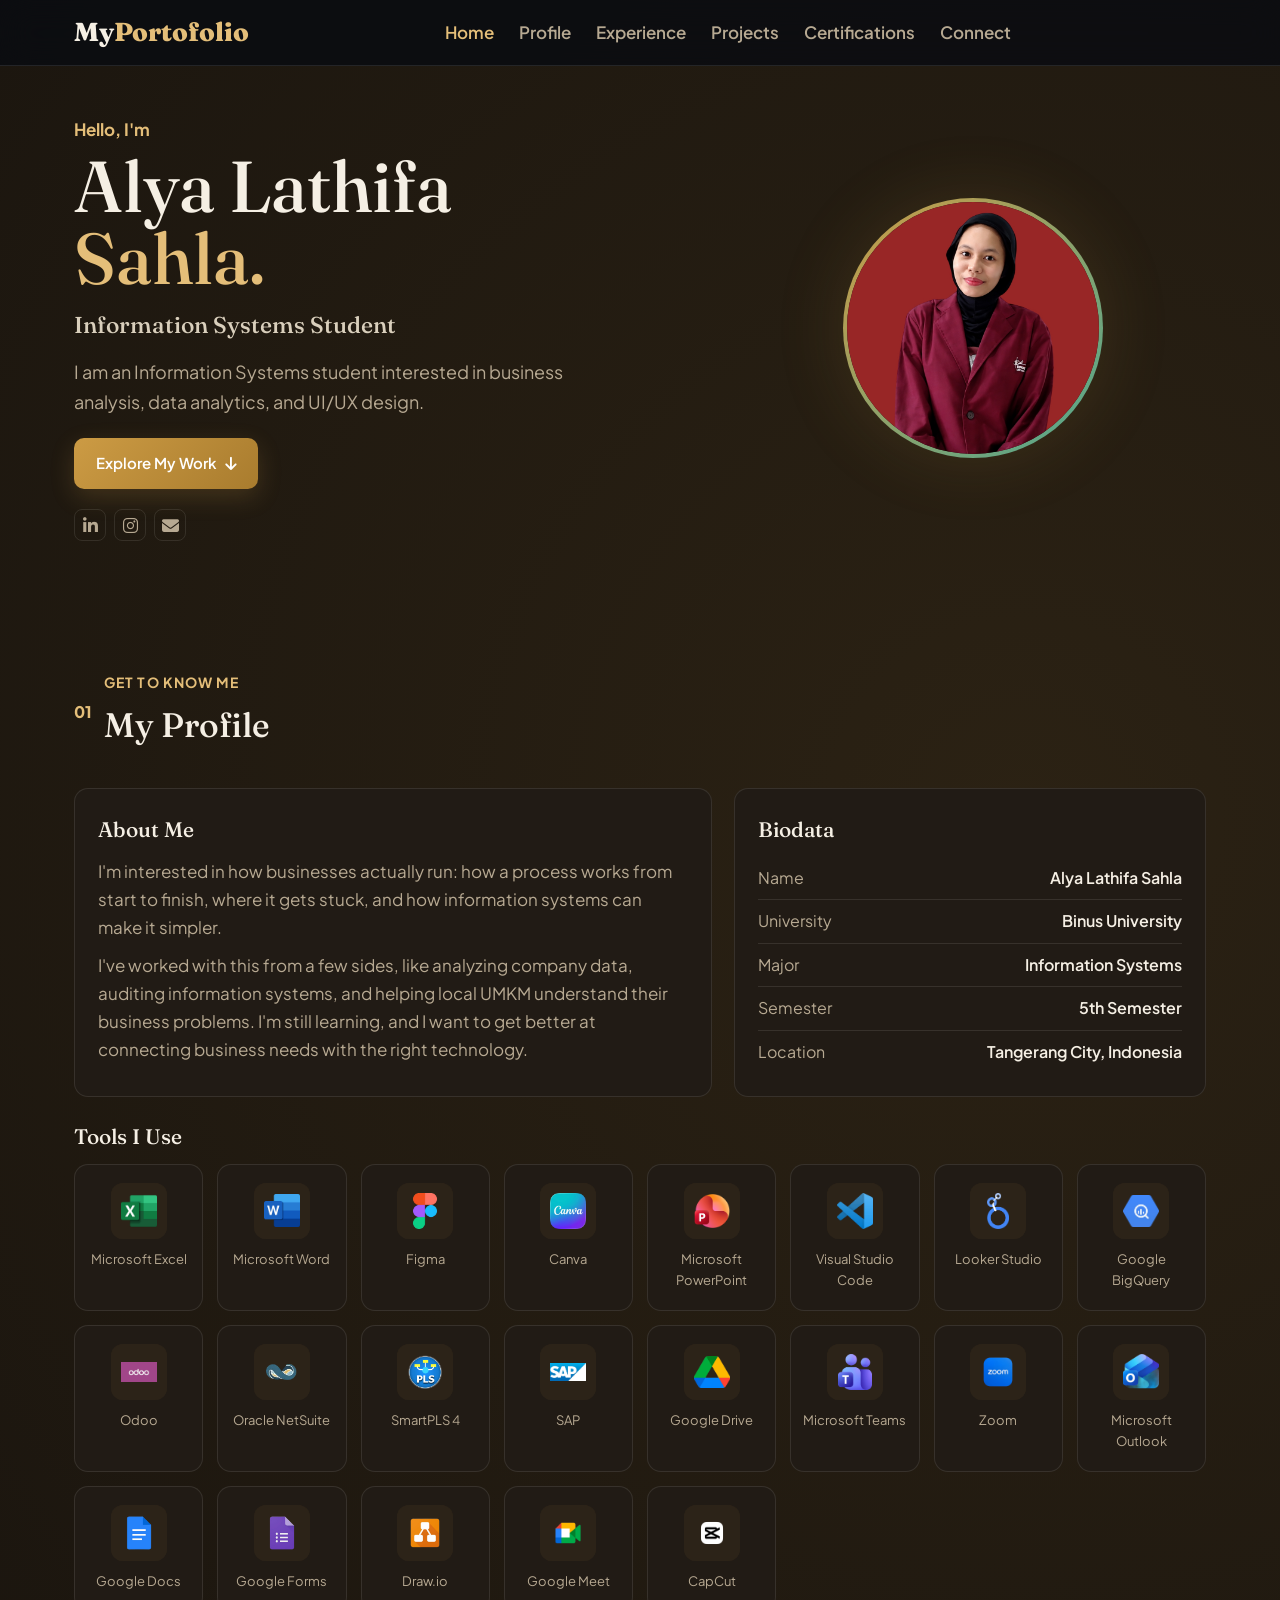
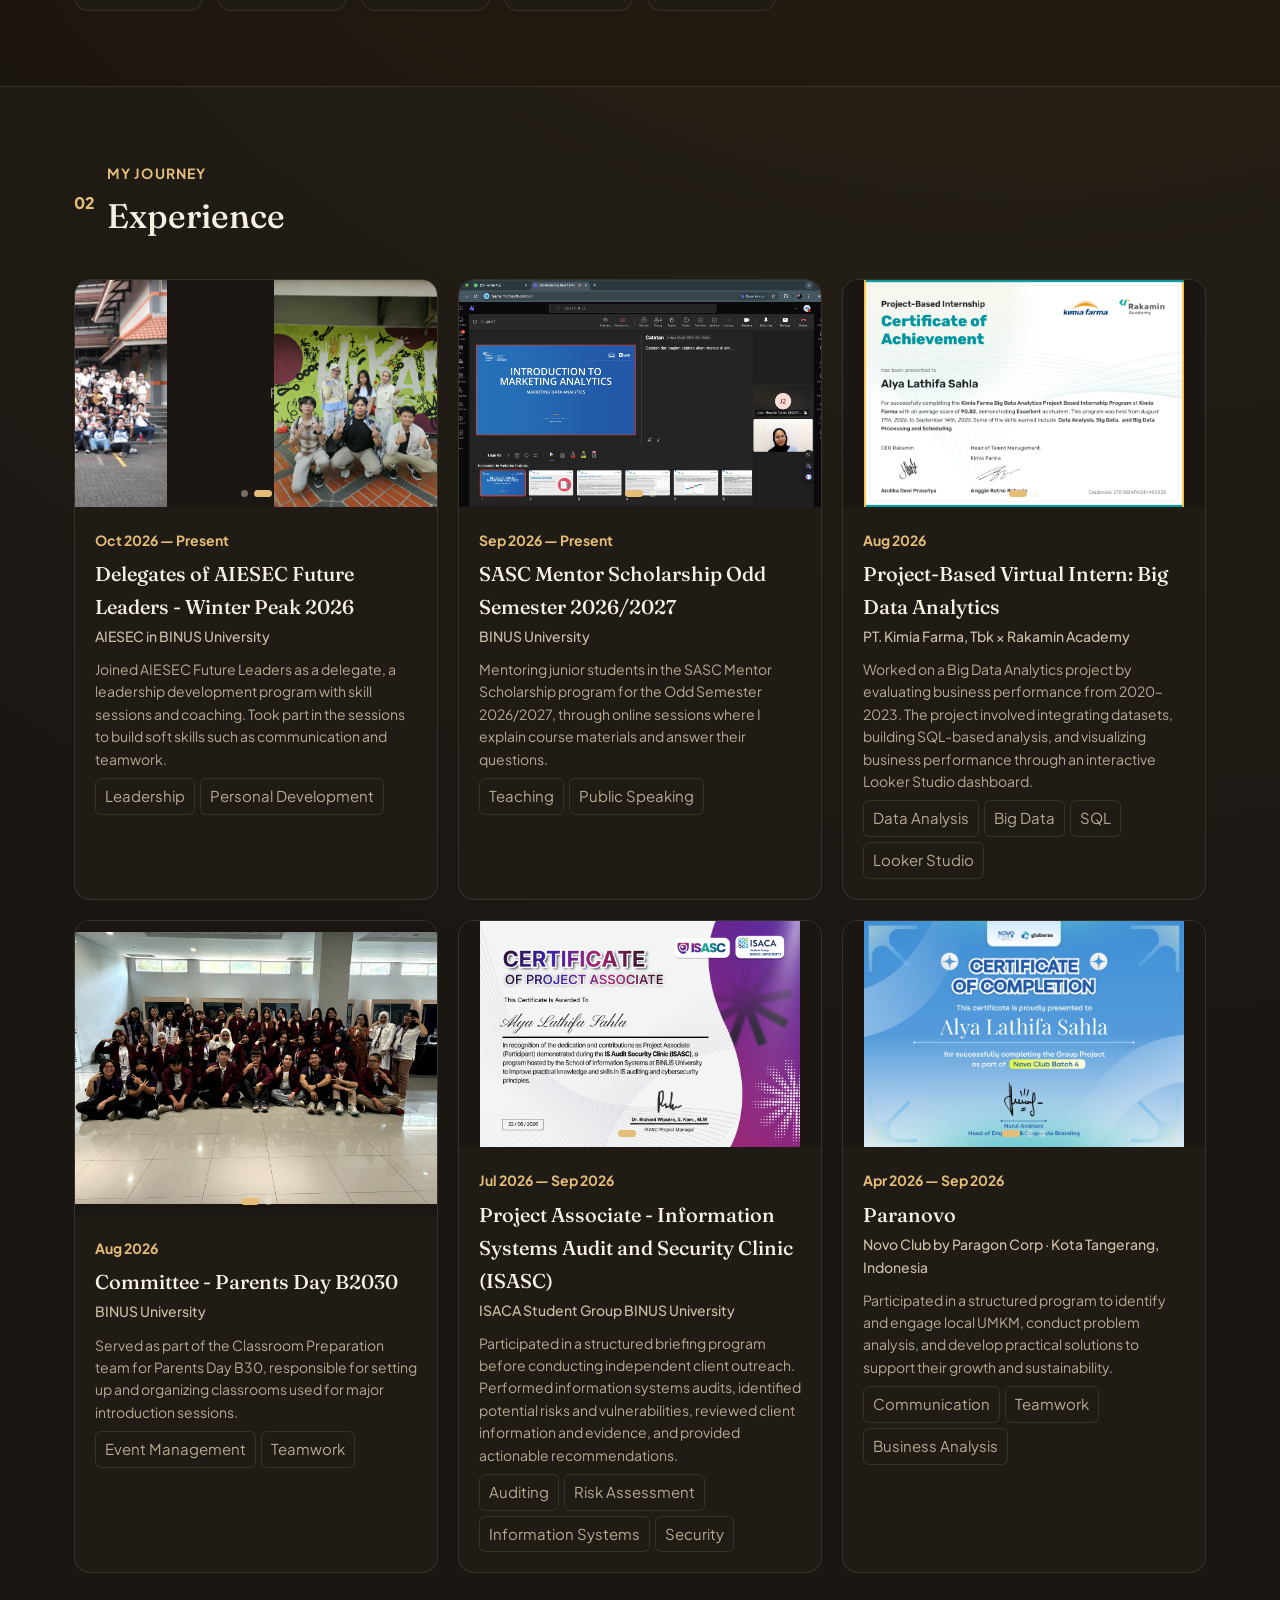
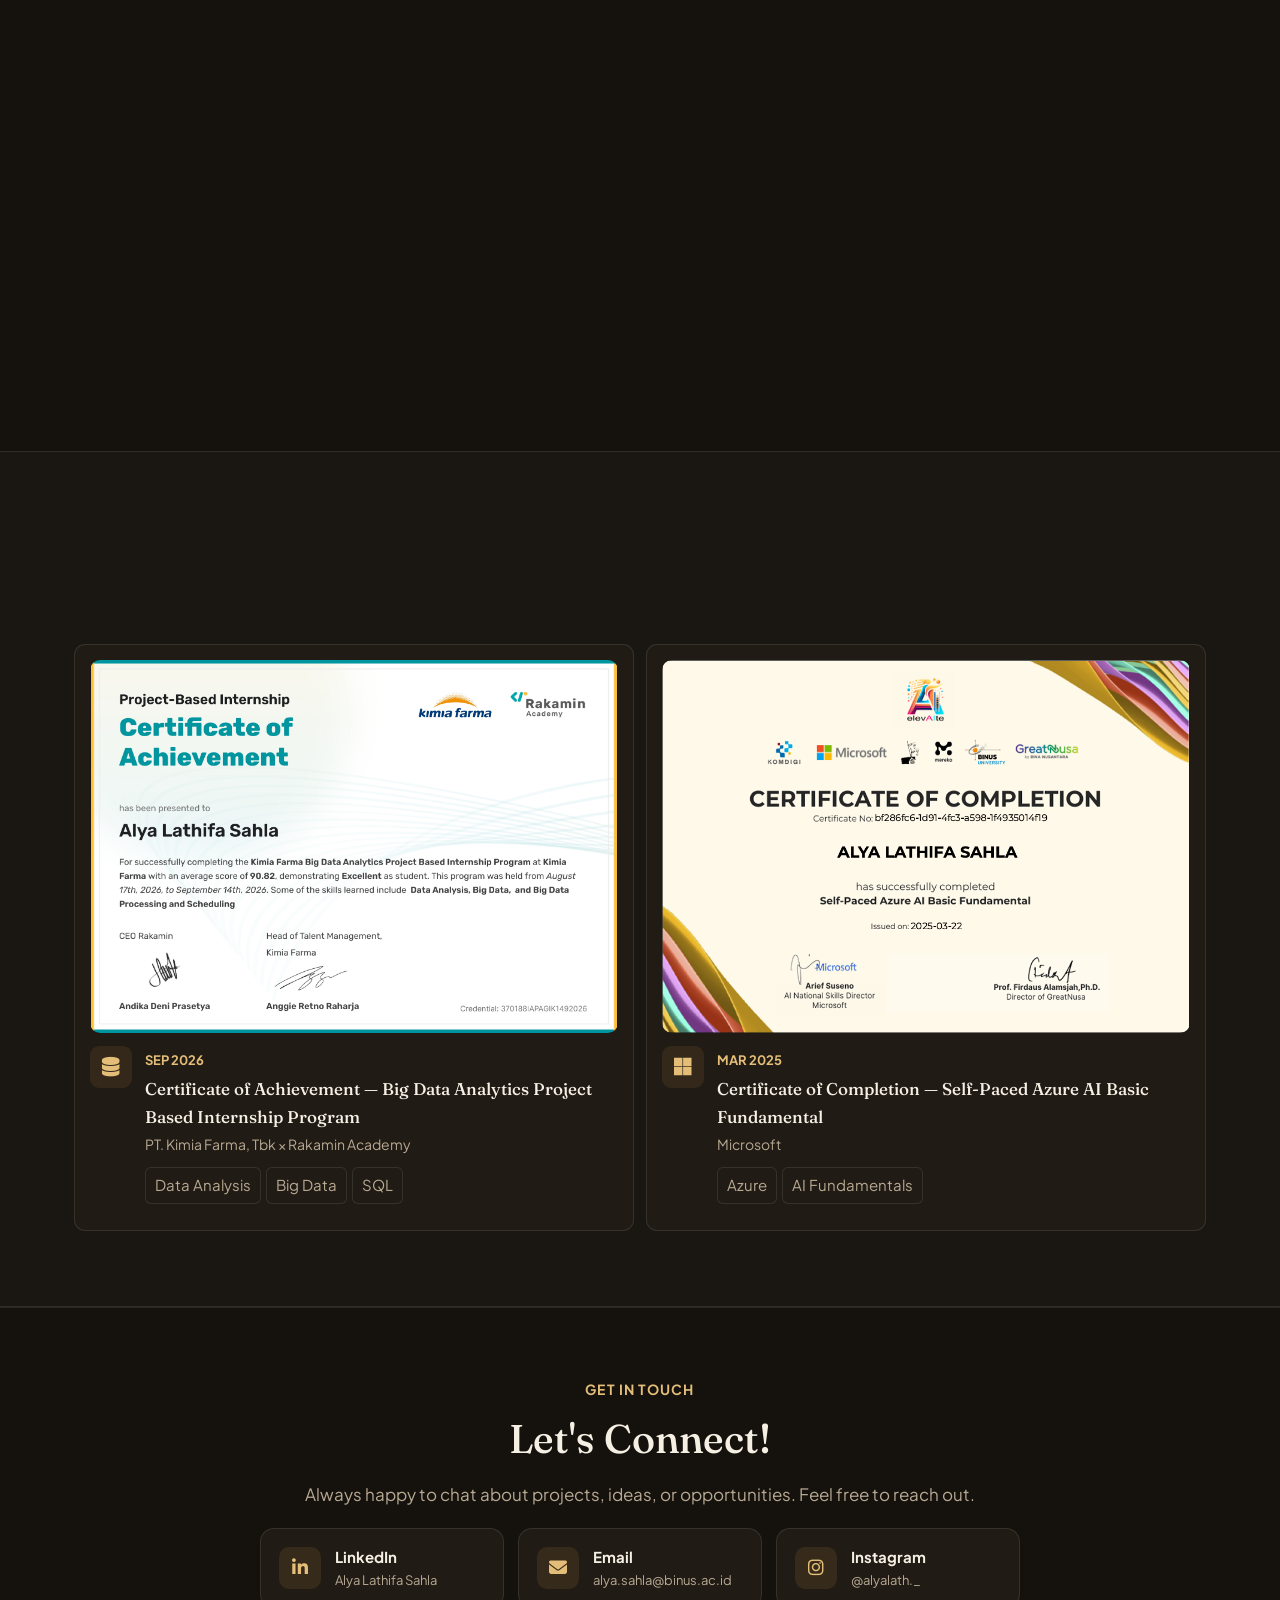
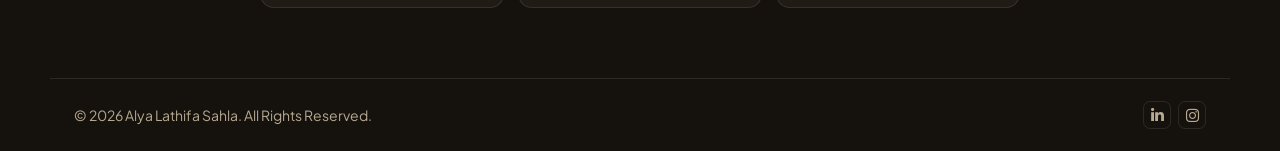
<file: porto.html>
<!DOCTYPE html>
<html lang="en">
<head>
    <meta charset="UTF-8">
    <meta name="viewport" content="width=device-width, initial-scale=1.0">

    <title>Alya Lathifa Sahla | Portfolio</title>

    <link rel="stylesheet" href="style.css">

    <!-- Google Font -->
    <link rel="preconnect" href="https://fonts.googleapis.com">
    <link rel="preconnect" href="https://fonts.gstatic.com" crossorigin>
    <link href="https://fonts.googleapis.com/css2?family=Poppins:wght@300;400;500;600;700&display=swap" rel="stylesheet">

    <!-- Icons -->
    <link rel="stylesheet"
        href="https://cdnjs.cloudflare.com/ajax/libs/font-awesome/6.5.2/css/all.min.css">
</head>

<body>

    <!-- ================= NAVBAR ================= -->
    <header class="header">

        <nav class="navbar">

            <a href="#home" class="logo">
                My<span>Portofolio</span>
            </a>

            <ul class="nav-menu">

                <li>
                    <a href="#home" class="nav-link active">Home</a>
                </li>

                <li>
                    <a href="#profile" class="nav-link">Profile</a>
                </li>

                <li>
                    <a href="#experience" class="nav-link">Experience</a>
                </li>

                <li>
                    <a href="#projects" class="nav-link">Projects</a>
                </li>

                <li>
                    <a href="#certifications" class="nav-link">Certifications</a>
                </li>

                <li>
                    <a href="#contact" class="nav-link">Connect</a>
                </li>

            </ul>

            <div class="nav-actions">

                <button class="menu-toggle">
                    <i class="fa-solid fa-bars"></i>
                </button>

            </div>

        </nav>

    </header>


    <!-- ================= HERO ================= -->
    <section id="home" class="hero">

        <div class="hero-content">

            <p class="hero-greeting">
                Hello, I'm
            </p>

            <h1>
                Alya Lathifa<br>
                <span>Sahla.</span>
            </h1>

            <h2>
                Information Systems Student
            </h2>

            <p class="hero-description">
                I am an Information Systems student interested in business analysis, data analytics, and UI/UX design.
            </p>

            <div class="hero-buttons">
                <a href="#experience" class="btn primary-btn">
                    Explore My Work
                    <i class="fa-solid fa-arrow-down"></i>
                </a>
            </div>

            <div class="social-links">
                <a href="https://www.linkedin.com/in/alya-lathifa-sahla-597197326" target="_blank" rel="noopener" aria-label="LinkedIn"><i class="fa-brands fa-linkedin-in"></i></a>
                <a href="https://instagram.com/alyalath._" target="_blank" rel="noopener" aria-label="Instagram"><i class="fa-brands fa-instagram"></i></a>
                <a href="mailto:alya.sahla@binus.ac.id" aria-label="Email"><i class="fa-solid fa-envelope"></i></a>
            </div>

        </div>


        <div class="hero-visual">

            <div class="profile-circle">

                <div class="profile-placeholder">
                    <i class="fa-solid fa-user"></i>
                    <!-- Taruh fotomu di images/foto-profil.jpg -->
                    <img class="profile-photo" src="images/foto-profile.jpeg" alt="Foto Alya Lathifa Sahla" onerror="this.remove()">
                </div>

            </div>

            </div>

    </section>


    <!-- ================= PROFILE ================= -->
    <section id="profile" class="section">

        <div class="section-header reveal">

            <span class="section-number">01</span>

            <div>
                <p class="section-label">GET TO KNOW ME</p>
                <h2>My Profile</h2>
            </div>

        </div>


        <div class="profile-container">

            <div class="profile-text reveal">

                <h3>
                    About Me
                </h3>

                <p>
                    I'm interested in how businesses actually run: how a process
                    works from start to finish, where it gets stuck, and how
                    information systems can make it simpler.
                </p>

                <p>
                    I've worked with this from a few sides, like analyzing company
                    data, auditing information systems, and helping local UMKM
                    understand their business problems. I'm still learning, and I want
                    to get better at connecting business needs with the right
                    technology.
                </p>

            </div>


            <div class="biodata-card reveal">

                <h3>Biodata</h3>

                <div class="bio-item">
                    <span>Name</span>
                    <strong>Alya Lathifa Sahla</strong>
                </div>

                <div class="bio-item">
                    <span>University</span>
                    <strong>Binus University</strong>
                </div>

                <div class="bio-item">
                    <span>Major</span>
                    <strong>Information Systems</strong>
                </div>

                <div class="bio-item">
                    <span>Semester</span>
                    <strong>5th Semester</strong>
                </div>

                <div class="bio-item">
                    <span>Location</span>
                    <strong>Tangerang City, Indonesia</strong>
                </div>

            </div>

        </div>


        <!-- Skills -->

        <div class="skills-section reveal">
            <h3>Tools I Use</h3>
            <!-- Logo tools: taruh di images/tools/ (nama file sesuai src). Tool baru? copy satu blok .tool -->
            <div class="tools-grid">
                <div class="tool">
                    <div class="tool-logo" data-initial="E"><img src="images/tools/excel.png" alt="Microsoft Excel" onerror="this.remove()"></div>
                    <span>Microsoft Excel</span>
                </div>
                <div class="tool">
                    <div class="tool-logo" data-initial="W"><img src="images/tools/word.png" alt="Microsoft Word" onerror="this.remove()"></div>
                    <span>Microsoft Word</span>
                </div>
                <div class="tool">
                    <div class="tool-logo" data-initial="F"><img src="images/tools/figma.png" alt="Figma" onerror="this.remove()"></div>
                    <span>Figma</span>
                </div>
                <div class="tool">
                    <div class="tool-logo" data-initial="C"><img src="images/tools/canva.png" alt="Canva" onerror="this.remove()"></div>
                    <span>Canva</span>
                </div>
                <div class="tool">
                    <div class="tool-logo" data-initial="P"><img src="images/tools/powerpoint.png" alt="Microsoft PowerPoint" onerror="this.remove()"></div>
                    <span>Microsoft PowerPoint</span>
                </div>
                <div class="tool">
                    <div class="tool-logo" data-initial="V"><img src="images/tools/vscode.png" alt="VSCode" onerror="this.remove()"></div>
                    <span>Visual Studio Code</span>
                </div>
                <div class="tool">
                    <div class="tool-logo" data-initial="L"><img src="images/tools/lookerstudio.png" alt="Looker Studio" onerror="this.remove()"></div>
                    <span>Looker Studio</span>
                </div>
                <div class="tool">
                    <div class="tool-logo" data-initial="B"><img src="images/tools/bigquery.png" alt="Google BigQuery" onerror="this.remove()"></div>
                    <span>Google BigQuery</span>
                </div>
                <div class="tool">
                    <div class="tool-logo" data-initial="O"><img src="images/tools/odoo.jpg" alt="Odoo" onerror="this.remove()"></div>
                    <span>Odoo</span>
                </div>
                <div class="tool">
                    <div class="tool-logo" data-initial="N"><img src="images/tools/oraclenetsuite.png" alt="Oracle NetSuite" onerror="this.remove()"></div>
                    <span>Oracle NetSuite</span>
                </div>
                <div class="tool">
                    <div class="tool-logo" data-initial="S"><img src="images/tools/smartpls.png" alt="SmartPLS 4" onerror="this.remove()"></div>
                    <span>SmartPLS 4</span>
                </div>
                <div class="tool">
                    <div class="tool-logo" data-initial="SA"><img src="images/tools/sap.jpg" alt="SAP" onerror="this.remove()"></div>
                    <span>SAP</span>
                </div>
                <div class="tool">
                    <div class="tool-logo" data-initial="G"><img src="images/tools/gdrive.png" alt="Google Drive" onerror="this.remove()"></div>
                    <span>Google Drive</span>
                </div>
                <div class="tool">
                    <div class="tool-logo" data-initial="GT"><img src="images/tools/teams.png" alt="Microsoft Teams" onerror="this.remove()"></div>
                    <span>Microsoft Teams</span>
                </div>
                <div class="tool">
                    <div class="tool-logo" data-initial="Z"><img src="images/tools/zoom.png" alt="Zoom" onerror="this.remove()"></div>
                    <span>Zoom</span>
                </div>
                <div class="tool">
                    <div class="tool-logo" data-initial="O"><img src="images/tools/outlook.png" alt="Microsoft Outlook" onerror="this.remove()"></div>
                    <span>Microsoft Outlook</span>
                </div>
                <div class="tool">
                    <div class="tool-logo" data-initial="GD"><img src="images/tools/gdocs.png" alt="Google Docs" onerror="this.remove()"></div>
                    <span>Google Docs</span>
                </div>
                <div class="tool">
                    <div class="tool-logo" data-initial="GF"><img src="images/tools/gform.png" alt="Google Forms" onerror="this.remove()"></div>
                    <span>Google Forms</span>
                </div>
                <div class="tool">
                    <div class="tool-logo" data-initial="D"><img src="images/tools/drawio.png" alt="Draw.io" onerror="this.remove()"></div>
                    <span>Draw.io</span>
                </div>
                <div class="tool">
                    <div class="tool-logo" data-initial="GM"><img src="images/tools/gmeet.png" alt="Google Meet" onerror="this.remove()"></div>
                    <span>Google Meet</span>
                </div>
                <div class="tool">
                    <div class="tool-logo" data-initial="CC"><img src="images/tools/capcut.png" alt="CapCut" onerror="this.remove()"></div>
                    <span>CapCut</span>
                </div>
            </div>
        </div>

    </section>


    <!-- ================= EXPERIENCE ================= -->

<section id="experience" class="section alternate">
    <div class="section-header reveal">
        <span class="section-number">02</span>
        <div>
            <p class="section-label">MY JOURNEY</p>
            <h2>Experience</h2>
        </div>
    </div>
    <!-- Foto dokumentasi/sertifikat: images/experience/[nama]-1.jpg, -2.jpg, -3.jpg. Mau tambah slide? copy satu blok .slide -->
    <div class="exp-grid">
        <article class="exp-card reveal">
            <div class="slider">
                <div class="slides"><div class="slide"><img src="images/experiences/afl-1.JPG" alt="Delegates AFL - foto 1" onerror="this.remove()"></div><div class="slide"><img src="images/experiences/afl-2.jpeg" alt="Delegates AFL - foto 2" onerror="this.remove()"></div></div>
                <button class="slide-btn prev" aria-label="Foto sebelumnya"><i class="fa-solid fa-chevron-left"></i></button>
                <button class="slide-btn next" aria-label="Foto berikutnya"><i class="fa-solid fa-chevron-right"></i></button>
                <div class="slide-dots"></div>
            </div>
            <div class="exp-body">
                <span class="timeline-date">Oct 2026 — Present</span>
                <h3>Delegates of AIESEC Future Leaders - Winter Peak 2026</h3>
                <h4>AIESEC in BINUS University</h4>
                <p>Joined AIESEC Future Leaders as a delegate, a leadership development program with skill sessions and coaching. Took part in the sessions to build soft skills such as communication and teamwork.</p>
                <div class="tag-container"><span>Leadership</span><span>Personal Development</span></div>
            </div>
        </article>
        <article class="exp-card reveal">
            <div class="slider">
                <div class="slides"><div class="slide"><img src="images/experiences/sasc-1.jpeg" alt="SASC Mentor Scholarship - foto 1" onerror="this.remove()"></div><div class="slide"><img src="images/experiences/sasc-2.jpeg" alt="SASC Mentor Scholarship - foto 2" onerror="this.remove()"></div></div>
                <button class="slide-btn prev" aria-label="Foto sebelumnya"><i class="fa-solid fa-chevron-left"></i></button>
                <button class="slide-btn next" aria-label="Foto berikutnya"><i class="fa-solid fa-chevron-right"></i></button>
                <div class="slide-dots"></div>
            </div>
            <div class="exp-body">
                <span class="timeline-date">Sep 2026 — Present</span>
                <h3>SASC Mentor Scholarship Odd Semester 2026/2027</h3>
                <h4>BINUS University</h4>
                <p>   Mentoring junior students in the SASC Mentor Scholarship program for the Odd Semester 2026/2027, through online sessions where I explain course materials and answer their questions.</p>
                <div class="tag-container"><span>Teaching</span><span>Public Speaking</span></div>
            </div>
        </article>
        <article class="exp-card reveal">
            <div class="slider">
                <div class="slides"><div class="slide"><img src="images/experiences/pbi-1.jpg" alt="Project-Based Virtual Intern - foto 1" onerror="this.remove()"></div><div class="slide"><img src="images/experiences/pbi-2.png" alt="Project-Based Virtual Intern - foto 2" onerror="this.remove()"></div></div>
                <button class="slide-btn prev" aria-label="Foto sebelumnya"><i class="fa-solid fa-chevron-left"></i></button>
                <button class="slide-btn next" aria-label="Foto berikutnya"><i class="fa-solid fa-chevron-right"></i></button>
                <div class="slide-dots"></div>
            </div>
            <div class="exp-body">
                <span class="timeline-date">Aug 2026</span>
                <h3>Project-Based Virtual Intern: Big Data Analytics</h3>
                <h4>PT. Kimia Farma, Tbk × Rakamin Academy</h4>
                <p>Worked on a Big Data Analytics project by evaluating business performance from 2020–2023. The project involved integrating datasets, building SQL-based analysis, and visualizing business performance through an interactive Looker Studio dashboard.</p>
                <div class="tag-container"><span>Data Analysis</span><span>Big Data</span><span>SQL</span><span>Looker Studio</span></div>
            </div>
        </article>
        <article class="exp-card reveal">
            <div class="slider">
                <div class="slides"><div class="slide"><img src="images/experiences/parents-day 1.jpeg" alt="Committee — Parents Day B2030 - foto 1" onerror="this.remove()"></div><div class="slide"><img src="images/experiences/parents-day 2.jpeg" alt="Committee — Parents Day B2030 - foto 2" onerror="this.remove()"></div>
                <button class="slide-btn prev" aria-label="Foto sebelumnya"><i class="fa-solid fa-chevron-left"></i></button>
                <button class="slide-btn next" aria-label="Foto berikutnya"><i class="fa-solid fa-chevron-right"></i></button>
                <div class="slide-dots"></div>
            </div>
            <div class="exp-body">
                <span class="timeline-date">Aug 2026</span>
                <h3>Committee - Parents Day B2030</h3>
                <h4>BINUS University</h4>
                <p>Served as part of the Classroom Preparation team for Parents Day B30, responsible for setting up and organizing classrooms used for major introduction sessions.</p>
                <div class="tag-container"><span>Event Management</span><span>Teamwork</span></div>
            </div>
        </article>
        <article class="exp-card reveal">
            <div class="slider">
                <div class="slides"><div class="slide"><img src="images/experiences/isasc-1.png" alt="Project Associate - foto 1" onerror="this.remove()"></div><div class="slide"><img src="images/experiences/isasc-3.jpg" alt="Project Associate - foto 2" onerror="this.remove()"></div><div class="slide"><img src="images/experiences/isasc-2.jpeg" alt="Project Associate - foto 3" onerror="this.remove()"></div></div>
                <button class="slide-btn prev" aria-label="Foto sebelumnya"><i class="fa-solid fa-chevron-left"></i></button>
                <button class="slide-btn next" aria-label="Foto berikutnya"><i class="fa-solid fa-chevron-right"></i></button>
                <div class="slide-dots"></div>
            </div>
            <div class="exp-body">
                <span class="timeline-date">Jul 2026 — Sep 2026</span>
                <h3>Project Associate - Information Systems Audit and Security Clinic (ISASC)</h3>
                <h4>ISACA Student Group BINUS University</h4>
                <p>Participated in a structured briefing program before conducting independent client outreach. Performed information systems audits, identified potential risks and vulnerabilities, reviewed client information and evidence, and provided actionable recommendations.</p>
                <div class="tag-container"><span>Auditing</span><span>Risk Assessment</span><span>Information Systems</span><span>Security</span></div>
            </div>
        </article>
        <article class="exp-card reveal">
            <div class="slider">
                <div class="slides"><div class="slide"><img src="images/experiences/novo-1.jpg" alt="Novo Club - foto 1" onerror="this.remove()"></div><div class="slide"><img src="images/experiences/novo-2.jpg" alt="Novo Club - foto 2" onerror="this.remove()"></div><div class="slide"><img src="images/experiences/novo-3.jpg" alt="Novo Club - foto 3" onerror="this.remove()"></div></div>
                <button class="slide-btn prev" aria-label="Foto sebelumnya"><i class="fa-solid fa-chevron-left"></i></button>
                <button class="slide-btn next" aria-label="Foto berikutnya"><i class="fa-solid fa-chevron-right"></i></button>
                <div class="slide-dots"></div>
            </div>
            <div class="exp-body">
                <span class="timeline-date">Apr 2026 — Sep 2026</span>
                <h3>Paranovo</h3>
                <h4>Novo Club by Paragon Corp · Kota Tangerang, Indonesia</h4>
                <p>Participated in a structured program to identify and engage local UMKM, conduct problem analysis, and develop practical solutions to support their growth and sustainability.</p>
                <div class="tag-container"><span>Communication</span><span>Teamwork</span><span>Business Analysis</span></div>
            </div>
        </article>
        <article class="exp-card reveal">
            <div class="slider">
                <div class="slides"><div class="slide"><img src="images/experiences/tutor-1.jpeg" alt="Tutor Responsive BSLC Mid Term - foto 1" onerror="this.remove()"></div><div class="slide"><img src="images/experiences/tutor-2.png" alt="Tutor Responsive BSLC Mid Term - foto 2" onerror="this.remove()"></div></div>
                <button class="slide-btn prev" aria-label="Foto sebelumnya"><i class="fa-solid fa-chevron-left"></i></button>
                <button class="slide-btn next" aria-label="Foto berikutnya"><i class="fa-solid fa-chevron-right"></i></button>
                <div class="slide-dots"></div>
            </div>
            <div class="exp-body">
                <span class="timeline-date">Mar 2026 - Apr 2026</span>
                <h3>Tutor Responsive BSLC Mid Term</h3>
                <h4>BINUS Student Learning Community</h4>
                <p>Served as a tutor for the Responsive Class program, teaching junior students in preparation for midterm exams by explaining and reviewing key course materials in an engaging and structured manner.</p>
                <div class="tag-container"><span>Teaching</span><span>Public Speaking</span><span>Communication</span></div>
            </div>
        </article>
        <article class="exp-card reveal">
            <div class="slider">
                <div class="slides"><div class="slide"><img src="images/experiences/mentor-1.jpg" alt="Mentor BSLC Even Semester 2025/2026 - foto 1" onerror="this.remove()"></div><div class="slide"><img src="images/experiences/mentor-2.jpeg" alt="Mentor BSLC Even Semester 2025/2026 - foto 2" onerror="this.remove()"></div><div class="slide"><img src="images/experiences/mentor-3.jpeg" alt="Mentor BSLC Even Semester 2025/2026 - foto 3" onerror="this.remove()"></div></div>
                <button class="slide-btn prev" aria-label="Foto sebelumnya"><i class="fa-solid fa-chevron-left"></i></button>
                <button class="slide-btn next" aria-label="Foto berikutnya"><i class="fa-solid fa-chevron-right"></i></button>
                <div class="slide-dots"></div>
            </div>
            <div class="exp-body">
                <span class="timeline-date">Feb 2026 — Jul 2026</span>
                <h3>Mentor BSLC Even Semester 2025/2026</h3>
                <h4>BINUS Student Learning Community</h4>
                <p>Mentored 1 junior student through 10 structured learning sessions as part of the Even Semester 2025/2026 program, providing guidance and explanation on course materials to support academic performance.</p>
                <div class="tag-container"><span>Teaching</span><span>Time Management</span><span>Communication</span></div>
            </div>
        </article>
        <article class="exp-card reveal">
            <div class="slider">
                <div class="slides"><div class="slide"><img src="images/experiences/blu-1.jpeg" alt="BluAmbassador - foto 1" onerror="this.remove()"></div><div class="slide"><img src="images/experiences/blu-2.jpeg" alt="BluAmbassador - foto 2" onerror="this.remove()"></div><div class="slide"><img src="images/experiences/blu-3.jpeg" alt="BluAmbassador - foto 3" onerror="this.remove()"></div></div>
                <button class="slide-btn prev" aria-label="Foto sebelumnya"><i class="fa-solid fa-chevron-left"></i></button>
                <button class="slide-btn next" aria-label="Foto berikutnya"><i class="fa-solid fa-chevron-right"></i></button>
                <div class="slide-dots"></div>
            </div>
            <div class="exp-body">
                <span class="timeline-date">Nov 2025 — Present</span>
                <h3>BluAmbassador</h3>
                <h4>PT Bank Digital BCA (BCA Digital)</h4>
                <p>Representing blu in campus activities and student communities, supporting promotional campaigns and activities to introduce blu to a wider audience while building networking, communication, and teamwork skills through various ambassador activities.</p>
                <div class="tag-container"><span>Communication</span><span>Networking</span><span>Marketing</span></div>
            </div>
        </article>
        <article class="exp-card reveal">
            <div class="slider">
                <div class="slides"><div class="slide"><img src="images/experiences/byfest.jpg" alt="Committee Secretary · BYFest 2025 - foto 1" onerror="this.remove()"></div></div>
                <button class="slide-btn prev" aria-label="Foto sebelumnya"><i class="fa-solid fa-chevron-left"></i></button>
                <button class="slide-btn next" aria-label="Foto berikutnya"><i class="fa-solid fa-chevron-right"></i></button>
                <div class="slide-dots"></div>
            </div>
            <div class="exp-body">
                <span class="timeline-date">Oct 2025 — Dec 2025</span>
                <h3>Committee Secretary - BYFest 2025</h3>
                <h4>BINUS University</h4>
                <p>Involved in meeting documentation, registration form management, consumption coordination, and managing financial receipts as part of the administrative support team for BYFest 2025 at BINUS University.</p>
                <div class="tag-container"><span>Administrative</span><span>Microsoft Excel</span><span>Documentation</span></div>
            </div>
        </article>
    </div>
</section>


    <!-- ================= PROJECTS ================= -->
    <section id="projects" class="section">
        <div class="section-header reveal">
            <span class="section-number">03</span>
            <div>
                <p class="section-label">WHAT I'VE BUILT</p>
                <h2>Projects</h2>
            </div>
        </div>
        <div class="project-filter reveal"><button class="filter-btn active" data-filter="all">All</button><button class="filter-btn" data-filter="uiux">UI/UX</button><button class="filter-btn" data-filter="website">Website</button><button class="filter-btn" data-filter="data">Data</button><button class="filter-btn" data-filter="ideate">Ideate</button><button class="filter-btn" data-filter="social">Social</button><button class="filter-btn" data-filter="research">Research</button></div>
        <div class="project-grid">
            <div class="project-card reveal" data-category="uiux">
                <div class="project-image"><i class="fa-solid fa-recycle"></i><img src="images/projects/trashpay.jpg" alt="" onerror="this.remove()"></div>
                <div class="project-content">
                    <span class="project-category">UI/UX</span>
                    <h3>TrashPay</h3>
                    <p>Identified a problem in the surrounding environment and designed an app as the solution. Ran usability testing with several users and used their feedback to evaluate and improve the UI/UX.</p>
                    <div class="project-tags"><span>UI/UX</span></div>
                    <!-- Ganti href="#" dengan link PPT / Docs / Drive project -->
                    <a href="https://canva.link/a8nu6ukct4mkx5m" target="_blank" rel="noopener" class="project-link">View Project <i class="fa-solid fa-arrow-up-right-from-square"></i></a>
                </div>
            </div>
            <div class="project-card reveal" data-category="website">
                <div class="project-image"><i class="fa-solid fa-cart-shopping"></i><img src="images/projects/go-shop.png" alt="" onerror="this.remove()"></div>
                <div class="project-content">
                    <span class="project-category">WEBSITE</span>
                    <h3>GoShop</h3>
                    <p>Built a website using HTML, CSS, and JavaScript, then kept developing it beyond the first version.</p>
                    <div class="project-tags"><span>Website</span></div>
                    <!-- Ganti href="#" dengan link PPT / Docs / Drive project -->
                    <a href="https://canva.link/znxdx1224eqyvxj" target="_blank" rel="noopener" class="project-link">View Project <i class="fa-solid fa-arrow-up-right-from-square"></i></a>
                </div>
            </div>
            <div class="project-card reveal" data-category="data">
                <div class="project-image"><i class="fa-solid fa-chart-column"></i><img src="images/projects/kimia-farma.jpg" alt="" onerror="this.remove()"></div>
                <div class="project-content">
                    <span class="project-category">DATA</span>
                    <h3>Kimia Farma Business Performance Analytics Dashboard</h3>
                    <p>Evaluasi performa bisnis 2020–2023 lewat dashboard Looker Studio interaktif.</p>
                    <div class="project-tags"><span>BigQuery</span><span>SQL</span><span>Looker Studio</span></div>
                    <!-- Ganti href="#" dengan link PPT / Docs / Drive project -->
                    <a href="https://canva.link/234a6w53d6vfmp1" target="_blank" rel="noopener" class="project-link">View Project <i class="fa-solid fa-arrow-up-right-from-square"></i></a>
                </div>
            </div>
            <div class="project-card reveal" data-category="ideate">
                <div class="project-image"><i class="fa-solid fa-lightbulb"></i><img src="images/projects/skincycle.jpg" alt="" onerror="this.remove()"></div>
                <div class="project-content">
                    <span class="project-category">IDEATE</span>
                    <h3>SkinCycle</h3>
                    <p>Identified a problem in the surrounding environment and proposed a solution, including a risk assessment to anticipate what could go wrong.</p>
                    <div class="project-tags"><span>Ideation</span></div>
                    <!-- Ganti href="#" dengan link PPT / Docs / Drive project -->
                    <a href="https://canva.link/xml6itemlh9i8w3" target="_blank" rel="noopener" class="project-link">View Project <i class="fa-solid fa-arrow-up-right-from-square"></i></a>
                </div>
            </div>
            <div class="project-card reveal" data-category="ideate">
                <div class="project-image"><i class="fa-solid fa-lightbulb"></i><img src="images/projects/gearmate.png" alt="" onerror="this.remove()"></div>
                <div class="project-content">
                    <span class="project-category">IDEATE</span>
                    <h3>GearMate</h3>
                    <p>Developed a business idea into a system design, covering use case, sequence, ERD, use case description, activity, and state diagrams.</p>
                    <div class="project-tags"><span>Ideation</span></div>
                    <!-- Ganti href="#" dengan link PPT / Docs / Drive project -->
                    <a href="https://canva.link/l3qdw528jjaonm1" target="_blank" rel="noopener" class="project-link">View Project <i class="fa-solid fa-arrow-up-right-from-square"></i></a>
                </div>
            </div>
            <div class="project-card reveal" data-category="business">
                <div class="project-image"><i class="fa-solid fa-lightbulb"></i><img src="images/projects/telkomsel.png" alt="" onerror="this.remove()"></div>
                <div class="project-content">
                    <span class="project-category">BUSINESS</span>
                    <h3>Telkomsel</h3>
                    <p>Analyzed a problem within the company and proposed solutions to support its development.</p>
                    <div class="project-tags"><span>Business</span></div>
                    <!-- Ganti href="#" dengan link PPT / Docs / Drive project -->
                    <a href="https://canva.link/pg40pakhh92zbww" target="_blank" rel="noopener" class="project-link">View Project <i class="fa-solid fa-arrow-up-right-from-square"></i></a>
                </div>
            </div>
            <div class="project-card reveal" data-category="data">
                <div class="project-image"><i class="fa-solid fa-lightbulb"></i><img src="images/projects/dashboard.png" alt="" onerror="this.remove()"></div>
                <div class="project-content">
                    <span class="project-category">DATA</span>
                    <h3>Data Modelling Excel Dashboard</h3>
                    <p>Found a dataset, cleaned it, and turned it into a dashboard using Excel Power Query, Power Pivot, PivotTables, and charts.</p>
                    <div class="project-tags"><span>DATA</span></div>
                    <!-- Ganti href="#" dengan link PPT / Docs / Drive project -->
                    <a href="https://canva.link/p9q3rbfd1e5n1ow" target="_blank" rel="noopener" class="project-link">View Project <i class="fa-solid fa-arrow-up-right-from-square"></i></a>
                </div>
            </div>
            <div class="project-card reveal" data-category="social">
                <div class="project-image"><i class="fa-solid fa-handshake"></i><img src="images/projects/novo.png" alt="" onerror="this.remove()"></div>
                <div class="project-content">
                    <span class="project-category">SOCIAL</span>
                    <h3>Novo Club by Paragon - UMKM Accelerator Hub</h3>
                    <p>Worked with a local UMKM to identify its business problems and developed practical solutions to support its growth.</p>
                    <div class="project-tags"><span>UMKM</span><span>Problem Analysis</span></div>
                    <!-- Ganti href="#" dengan link PPT / Docs / Drive project -->
                    <a href="https://canva.link/eukpgvjfvt5brrr" target="_blank" rel="noopener" class="project-link">View Project <i class="fa-solid fa-arrow-up-right-from-square"></i></a>
                </div>
            </div>
            <div class="project-card reveal" data-category="research">
                <div class="project-image"><i class="fa-solid fa-microscope"></i><img src="images/projects/rmis.png" alt="" onerror="this.remove()"></div>
                <div class="project-content">
                    <span class="project-category">RESEARCH</span>
                    <h3>Paper - Research Methods in Information Systems</h3>
                    <p>Wrote a research paper based on a problem found in existing references. Collected questionnaire data from around 300 respondents and analyzed it with SmartPLS to strengthen the findings.</p>
                    <div class="project-tags"><span>Research</span></div>
                    <!-- Ganti href="#" dengan link PPT / Docs / Drive project -->
                    <a href="https://binusianorg-my.sharepoint.com/personal/alya_sahla_binus_ac_id/_layouts/15/guestaccess.aspx?share=IQB_t66pIqGkQKnw3AWKUbgPAWECNKjkgasopdunH-X8C5A&e=WB0Ne8" target="_blank" rel="noopener" class="project-link">View Project <i class="fa-solid fa-arrow-up-right-from-square"></i></a>
                </div>
            </div>
            <div class="project-card reveal" data-category="data">
                <div class="project-image"><i class="fa-solid fa-microscope"></i><img src="images/projects/sportify.jpg" alt="" onerror="this.remove()"></div>
                <div class="project-content">
                    <span class="project-category">DATA</span>
                    <h3>Sportify</h3>
                    <p>Dissected an existing app and built its ERD, learning data concepts through hands-on practice instead of only theory.</p>
                    <div class="project-tags"><span>DATA</span></div>
                    <!-- Ganti href="#" dengan link PPT / Docs / Drive project -->
                    <a href="https://canva.link/3gx34wj07nrhwfe" target="_blank" rel="noopener" class="project-link">View Project <i class="fa-solid fa-arrow-up-right-from-square"></i></a>
                </div>
            </div>
            <div class="project-card reveal" data-category="uiux">
                <div class="project-image"><i class="fa-solid fa-microscope"></i><img src="images/projects/web3academy.jpg" alt="" onerror="this.remove()"></div>
                <div class="project-content">
                    <span class="project-category">UI/UX</span>
                    <h3>Web 3 Academy</h3>
                    <p>Designed a digital education platform for low-income individuals. Ran usability testing with several users and used their feedback to evaluate the UI/UX.</p>
                    <div class="project-tags"><span>UI/UX</span></div>
                    <!-- Ganti href="#" dengan link PPT / Docs / Drive project -->
                    <a href="https://canva.link/pqi088u2jooakt6" target="_blank" rel="noopener" class="project-link">View Project <i class="fa-solid fa-arrow-up-right-from-square"></i></a>
                </div>
            </div>
            <div class="project-card reveal" data-category="business">
                <div class="project-image"><i class="fa-solid fa-microscope"></i><img src="images/projects/tokopedia.jpg" alt="" onerror="this.remove()"></div>
                <div class="project-content">
                    <span class="project-category">BUSINESS</span>
                    <h3>Tokopedia</h3>
                    <p>Analyzed the app for development opportunities from the customer domain, value, data, and competitor sides.</p>
                    <div class="project-tags"><span>Business</span></div>
                    <!-- Ganti href="#" dengan link PPT / Docs / Drive project -->
                    <a href="https://canva.link/nb264zl95wt7lj6" target="_blank" rel="noopener" class="project-link">View Project <i class="fa-solid fa-arrow-up-right-from-square"></i></a>
                </div>
            </div>
        </div>
    </section>


    <!-- ================= CERTIFICATIONS ================= -->

<section id="certifications" class="section alternate">
    <div class="section-header reveal">
        <span class="section-number">04</span>
        <div>
            <p class="section-label">MY ACHIEVEMENTS</p>
            <h2>Certifications</h2>
        </div>
    </div>
    
<div class="certificate-grid">

    <article class="certificate-card reveal">
        <div class="certificate-preview">
            <img src="images/projects/sertif-kimia.jpg" alt="Sertifikat Kimia Farma" onerror="this.parentElement.remove()">
        </div>
        <div class="certificate-info">
            <div class="certificate-icon"><i class="fa-solid fa-database"></i></div>
            <div>
                <span class="certificate-year">SEP 2026</span>
                <h3>Certificate of Achievement — Big Data Analytics Project Based Internship Program</h3>
                <p>PT. Kimia Farma, Tbk × Rakamin Academy</p>
                <div class="project-tags"><span>Data Analysis</span><span>Big Data</span><span>SQL</span></div>
            </div>
        </div>
    </article>

    <article class="certificate-card reveal">
        <div class="certificate-preview">
            <img src="images/projects/sertif-azure.png" alt="Sertifikat Microsoft Azure" onerror="this.parentElement.remove()">
        </div>
        <div class="certificate-info">
            <div class="certificate-icon"><i class="fa-brands fa-microsoft"></i></div>
            <div>
                <span class="certificate-year">MAR 2025</span>
                <h3>Certificate of Completion — Self-Paced Azure AI Basic Fundamental</h3>
                <p>Microsoft</p>
                <div class="project-tags"><span>Azure</span><span>AI Fundamentals</span></div>
            </div>
        </div>
    </article>

</div>
</section>

    <!-- ================= CONTACT ================= -->
    <section id="contact" class="contact-section">
        <div class="contact-content reveal">
            <p class="section-label">GET IN TOUCH</p>
            <h2>Let's Connect!</h2>
            <p>Always happy to chat about projects, ideas, or opportunities. Feel free to reach out.</p>
            <div class="connect-links">
                <a class="connect-card" href="https://www.linkedin.com/in/alya-lathifa-sahla-597197326" target="_blank" rel="noopener"><i class="fa-brands fa-linkedin-in"></i><div><strong>LinkedIn</strong><span>Alya Lathifa Sahla</span></div></a>
                <a class="connect-card" href="mailto:alya.sahla@binus.ac.id"><i class="fa-solid fa-envelope"></i><div><strong>Email</strong><span>alya.sahla@binus.ac.id</span></div></a>
                <a class="connect-card" href="https://instagram.com/alyalath._" target="_blank" rel="noopener"><i class="fa-brands fa-instagram"></i><div><strong>Instagram</strong><span>@alyalath._</span></div></a>
            </div>
        </div>
    </section>


    <!-- ================= FOOTER ================= -->

    <footer>

        <p>
            © 2026 Alya Lathifa Sahla. All Rights Reserved.
        </p>

        <div class="footer-social">
            <a href="https://www.linkedin.com/in/alya-lathifa-sahla-597197326" target="_blank" rel="noopener" aria-label="LinkedIn"><i class="fa-brands fa-linkedin-in"></i></a>
            <a href="https://instagram.com/alyalath._" target="_blank" rel="noopener" aria-label="Instagram"><i class="fa-brands fa-instagram"></i></a>
        </div>

    </footer>


    <!-- Back To Top -->

    <button id="back-to-top">
        <i class="fa-solid fa-arrow-up"></i>
    </button>


    <script src="script.js"></script>

</body>
</html>
</file>
<file: style.css>
/* =====================================================
   ALYA PORTFOLIO
   DARK COMPACT STYLE
===================================================== */

@import url('https://fonts.googleapis.com/css2?family=Fraunces:opsz,wght@9..144,400;9..144,500;9..144,600;9..144,700&family=Plus+Jakarta+Sans:wght@400;500;600;700;800&display=swap');


/* =========================
   VARIABLES
========================= */

:root {
    --bg: #15110D;
    --bg-2: #1B1611;
    --card: #211B15;
    --card-hover: #2C2318;

    --text: #F5EFE4;
    --muted: #B7A992;

    --purple: #CC9B44;
    --purple-light: #E4BE79;
    --blue: #4FA890;

    --border: rgba(245,239,228,0.1);

    --shadow:
        0 10px 35px rgba(0,0,0,.35);

    --radius: 14px;

    --font-display: 'Fraunces', serif;
    --font-body: 'Plus Jakarta Sans', sans-serif;
}


/* =========================
   RESET
========================= */

* {
    margin: 0;
    padding: 0;
    box-sizing: border-box;
}

html {
    scroll-behavior: smooth;
}

body {
    font-family: var(--font-body);

    background:
        radial-gradient(
            circle at 80% 10%,
            rgba(204,155,68,.12),
            transparent 25%
        ),
        var(--bg);

    color: var(--text);

    font-size: 16px;
    line-height: 1.65;

    overflow-x: hidden;
}

h1, h2, h3, h4, .logo {
    font-family: var(--font-display);
    font-weight: 500;
}

a {
    text-decoration: none;
    color: inherit;
}

button {
    font-family: inherit;
}


/* =========================
   NAVBAR
========================= */

.header {
    position: fixed;

    top: 0;
    left: 0;

    width: 100%;

    z-index: 1000;

    background:
        rgba(9,11,18,.82);

    backdrop-filter: blur(16px);

    border-bottom:
        1px solid var(--border);
}

.navbar {
    max-width: 1180px;

    height: 65px;

    margin: auto;

    padding: 0 24px;

    display: flex;

    align-items: center;

    justify-content: space-between;
}

.logo {
    font-size: 26px;

    font-weight: 800;

    letter-spacing: 0;
}

.logo span {
    color: var(--purple-light);
}

.nav-menu {
    display: flex;

    list-style: none;

    gap: 25px;
}

.nav-link {
    color: var(--muted);

    font-size: 17px;

    font-weight: 600;

    transition: .25s;
}

.nav-link:hover,
.nav-link.active {
    color: white;
}

.nav-link.active {
    color: var(--purple-light);
}

.nav-actions {
    display: flex;

    align-items: center;

    gap: 8px;
}

.icon-btn,
.menu-toggle {
    width: 35px;
    height: 35px;

    border-radius: 9px;

    border: 1px solid var(--border);

    background: var(--card);

    color: var(--text);

    cursor: pointer;
}

.icon-btn:hover,
.menu-toggle:hover {
    border-color: var(--purple);

    color: var(--purple-light);
}

.menu-toggle {
    display: none;
}


/* =========================
   GENERAL SECTION
========================= */

.section {
    max-width: 1180px;

    margin: auto;

    padding: 75px 24px;
}

.alternate {
    max-width: none;

    padding-left:
        max(24px, calc((100% - 1132px) / 2));

    padding-right:
        max(24px, calc((100% - 1132px) / 2));

    background:
        rgba(245,239,228,.02);

    border-top:
        1px solid var(--border);

    border-bottom:
        1px solid var(--border);
}

.section-header {
    display: flex;

    align-items: center;

    gap: 12px;

    margin-bottom: 35px;
}

.section-number {
    color: var(--purple-light);

    font-size: 16px;

    font-weight: 800;
}

.section-label {
    color: var(--purple-light);

    font-size: 14px;

    font-weight: 700;

    letter-spacing: 1.1px;

    margin-bottom: 3px;
}

.section-header h2 {
    font-size: 34px;

    letter-spacing: 0;
}


/* =========================
   HERO
========================= */

.hero {
    min-height: 590px;

    max-width: 1180px;

    margin: auto;

    padding: 115px 24px 55px;

    display: grid;

    grid-template-columns: 1.15fr .85fr;

    align-items: center;

    gap: 35px;
}

.hero-greeting {
    color: var(--purple-light);

    font-size: 17px;

    font-weight: 700;

    margin-bottom: 7px;
}

.hero h1 {
    font-size: clamp(45px, 6vw, 72px);

    line-height: 1;

    letter-spacing: 0;
}

.hero h1 span {
    color: var(--purple-light);
}

.hero h2 {
    font-size: 23px;

    font-weight: 500;

    color: #D9CFBC;

    margin-top: 13px;
}

.hero-description {
    max-width: 530px;

    margin-top: 12px;

    color: var(--muted);

    font-size: 18px;
}

.hero-buttons {
    display: flex;

    gap: 9px;

    margin-top: 22px;
}

.btn {
    display: inline-flex;

    align-items: center;

    gap: 8px;

    padding: 13px 22px;

    border-radius: 10px;

    font-size: 15px;

    font-weight: 600;

    transition: .25s;
}

.primary-btn {
    background:
        linear-gradient(
            135deg,
            var(--purple),
            #A97C2E
        );

    color: white;

    box-shadow:
        0 8px 25px rgba(204,155,68,.2);
}

.primary-btn:hover {
    transform: translateY(-2px);

    box-shadow:
        0 12px 30px rgba(204,155,68,.3);
}

.secondary-btn {
    border: 1px solid var(--border);

    background: var(--card);

    color: #EDE4D3;
}

.secondary-btn:hover {
    border-color: var(--purple);
}

.social-links {
    display: flex;

    gap: 8px;

    margin-top: 20px;
}

.social-links a {
    width: 32px;
    height: 32px;

    display: flex;

    justify-content: center;
    align-items: center;

    border-radius: 8px;

    border: 1px solid var(--border);

    color: var(--muted);

    font-size: 17px;

    transition: .25s;
}

.social-links a:hover {
    color: white;

    background: var(--purple);

    border-color: var(--purple);
}


/* =========================
   HERO IMAGE
========================= */

.hero-visual {
    position: relative;

    height: 330px;

    display: flex;

    align-items: center;

    justify-content: center;
}

.profile-circle {
    width: 260px;
    height: 260px;

    border-radius: 50%;

    padding: 4px;

    background:
        linear-gradient(
            135deg,
            var(--purple),
            var(--blue)
        );

    box-shadow:
        0 0 70px rgba(204,155,68,.15);
}

.profile-placeholder {
    width: 100%;
    height: 100%;

    border-radius: 50%;

    background: #1B1611;

    display: flex;

    align-items: center;

    justify-content: center;

    font-size: 65px;

    color: var(--purple-light);
}

.floating-card {
    position: absolute;

    padding: 8px 12px;

    border-radius: 9px;

    background:
        rgba(19,23,34,.95);

    border: 1px solid var(--border);

    box-shadow: var(--shadow);

    font-size: 15px;

    color: #EDE4D3;
}

.floating-card i {
    color: var(--purple-light);

    margin-right: 5px;
}

.card-one {
    top: 35px;
    left: 40px;
}

.card-two {
    right: 15px;
    top: 120px;
}

.card-three {
    left: 55px;
    bottom: 35px;
}


/* =========================
   PROFILE
========================= */

.profile-container {
    display: grid;

    grid-template-columns:
        1.15fr .85fr;

    gap: 22px;
}

.profile-text,
.biodata-card {
    background: var(--card);

    border: 1px solid var(--border);

    border-radius: var(--radius);

    padding: 23px;
}

.profile-text h3,
.biodata-card h3,
.skills-section h3 {
    font-size: 21px;

    margin-bottom: 10px;
}

.profile-text p {
    color: var(--muted);

    font-size: 17px;

    margin-bottom: 10px;
}

.bio-item {
    display: flex;

    justify-content: space-between;

    padding: 8px 0;

    border-bottom:
        1px solid var(--border);

    font-size: 16px;
}

.bio-item:last-child {
    border-bottom: none;
}

.bio-item span {
    color: var(--muted);
}

.bio-item strong {
    font-weight: 600;
}

.skills-section {
    margin-top: 22px;
}

.skills {
    display: flex;

    flex-wrap: wrap;

    gap: 7px;
}

.skills span,
.tag-container span,
.project-tags span {
    padding: 5px 9px;

    border-radius: 6px;

    border: 1px solid var(--border);

    background: var(--card);

    color: var(--muted);

    font-size: 15px;
}


/* =========================
   EXPERIENCE
========================= */

.timeline {
    max-width: 900px;

    margin: auto;

    position: relative;
}

.timeline::before {
    content: "";

    position: absolute;

    left: 6px;

    top: 7px;

    bottom: 7px;

    width: 1px;

    background:
        linear-gradient(
            var(--purple),
            rgba(204,155,68,.05)
        );
}

.timeline-item {
    position: relative;

    padding-left: 30px;

    margin-bottom: 14px;
}

.timeline-dot {
    position: absolute;

    left: 0;

    top: 17px;

    width: 13px;
    height: 13px;

    border-radius: 50%;

    background: var(--purple);

    border: 3px solid #1B1611;

    box-shadow:
        0 0 12px rgba(204,155,68,.6);
}

.timeline-card {
    background: var(--card);

    border: 1px solid var(--border);

    border-radius: 11px;

    padding: 15px 17px;

    transition: .25s;
}

.timeline-card:hover {
    background: var(--card-hover);

    border-color:
        rgba(204,155,68,.35);

    transform: translateX(4px);
}

.timeline-date {
    color: var(--purple-light);

    font-size: 14px;

    font-weight: 700;
}

.timeline-card h3 {
    font-size: 19px;

    margin-top: 2px;
}

.timeline-card h4 {
    color: #CBBEA6;

    font-size: 15px;

    font-weight: 500;

    margin-bottom: 6px;
}

.timeline-card p {
    color: var(--muted);

    font-size: 15px;

    line-height: 1.5;
}

.tag-container {
    display: flex;

    flex-wrap: wrap;

    gap: 5px;

    margin-top: 8px;
}


/* =========================
   PROJECT
========================= */

.project-filter {
    display: flex;

    gap: 7px;

    margin-bottom: 22px;

    flex-wrap: wrap;
}

.filter-btn {
    padding: 6px 13px;

    border-radius: 7px;

    border: 1px solid var(--border);

    background: var(--card);

    color: var(--muted);

    font-size: 15px;

    cursor: pointer;

    transition: .25s;
}

.filter-btn:hover,
.filter-btn.active {
    background: var(--purple);

    border-color: var(--purple);

    color: white;
}

.project-grid {
    display: grid;

    grid-template-columns:
        repeat(3, 1fr);

    gap: 15px;
}

.project-card {
    overflow: hidden;

    background: var(--card);

    border: 1px solid var(--border);

    border-radius: 12px;

    transition: .3s;
}

.project-card:hover {
    transform: translateY(-5px);

    border-color:
        rgba(204,155,68,.35);

    box-shadow:
        0 15px 35px rgba(0,0,0,.25);
}

.project-image {
    position: relative;
    overflow: hidden;
    height: 125px;

    display: flex;

    align-items: center;

    justify-content: center;

    background:
        radial-gradient(
            circle at center,
            rgba(204,155,68,.2),
            transparent 65%
        );

    color: var(--purple-light);

    font-size: 42px;
}

.project-image img {
    position: absolute;
    inset: 0;
    width: 100%;
    height: 100%;
    object-fit: cover;
}

.project-content {
    padding: 15px;
}

.project-category {
    color: var(--purple-light);

    font-size: 13px;

    font-weight: 800;

    letter-spacing: 1px;
}

.project-content h3 {
    font-size: 19px;

    margin: 5px 0;
}

.project-content p {
    color: var(--muted);

    font-size: 15px;

    line-height: 1.5;
}

.project-tags {
    display: flex;

    gap: 5px;

    flex-wrap: wrap;

    margin: 11px 0;
}

.project-link,
.certificate-link {
    color: var(--purple-light);

    font-size: 15px;

    font-weight: 600;
}


/* =========================
   CERTIFICATION
========================= */

.certificate-grid {
    display: grid;

    grid-template-columns:
        repeat(2, 1fr);

    gap: 12px;
}

.certificate-card {
    display: flex;

    gap: 13px;

    padding: 15px;

    background: var(--card);

    border: 1px solid var(--border);

    border-radius: 11px;

    transition: .25s;
}

.certificate-card:hover {
    border-color:
        rgba(204,155,68,.4);

    transform: translateY(-3px);
}

.certificate-icon {
    width: 42px;
    height: 42px;

    min-width: 42px;

    border-radius: 9px;

    display: flex;

    align-items: center;

    justify-content: center;

    background:
        rgba(204,155,68,.1);

    color: var(--purple-light);

    font-size: 20px;
}

.certificate-year {
    color: var(--purple-light);

    font-size: 13px;

    font-weight: 700;
}

.certificate-card h3 {
    font-size: 17px;

    margin: 2px 0;
}

.certificate-card p {
    color: var(--muted);

    font-size: 14px;

    margin-bottom: 5px;
}


/* =========================
   CONTACT
========================= */

.contact-section {
    padding: 70px 24px;

    text-align: center;

    border-top: 1px solid var(--border);
}

.contact-content {
    max-width: 600px;

    margin: auto;
}

.contact-content h2 {
    font-size: 40px;

    letter-spacing: 0;

    margin: 5px 0 8px;
}

.contact-content p:not(.section-label) {
    color: var(--muted);

    font-size: 17px;

    margin-bottom: 20px;
}


/* =========================
   FOOTER
========================= */

footer {
    max-width: 1180px;

    margin: auto;

    padding: 22px 24px;

    display: flex;

    justify-content: space-between;

    align-items: center;

    color: var(--muted);

    font-size: 14px;

    border-top: 1px solid var(--border);
}

.footer-social {
    display: flex;

    gap: 7px;
}

.footer-social a {
    width: 28px;
    height: 28px;

    border: 1px solid var(--border);

    border-radius: 7px;

    display: flex;

    align-items: center;

    justify-content: center;

    font-size: 15px;
}


/* =========================
   BACK TO TOP
========================= */

#back-to-top {
    position: fixed;

    right: 20px;
    bottom: 20px;

    width: 38px;
    height: 38px;

    border: none;

    border-radius: 9px;

    background: var(--purple);

    color: white;

    cursor: pointer;

    opacity: 0;

    visibility: hidden;

    transition: .25s;

    z-index: 999;
}

#back-to-top.show {
    opacity: 1;

    visibility: visible;
}


/* =========================
   SCROLL ANIMATION
========================= */

.reveal {
    opacity: 0;

    transform: translateY(15px);

    transition:
        opacity .5s ease,
        transform .5s ease;
}

.reveal.show {
    opacity: 1;

    transform: translateY(0);
}


/* =========================
   MOBILE
========================= */

@media (max-width: 850px) {

    .nav-menu {
        position: absolute;

        top: 65px;

        left: 0;

        width: 100%;

        padding: 20px;

        background: #1B1611;

        flex-direction: column;

        align-items: center;

        gap: 17px;

        border-bottom: 1px solid var(--border);

        transform: translateY(-130%);

        transition: .3s;
    }

    .nav-menu.active {
        transform: translateY(0);
    }

    .menu-toggle {
        display: block;
    }

    .hero {
        grid-template-columns: 1fr;

        text-align: center;

        min-height: auto;

        padding-top: 105px;
    }

    .hero-description {
        margin-left: auto;
        margin-right: auto;
    }

    .hero-buttons,
    .social-links {
        justify-content: center;
    }

    .hero-visual {
        order: -1;

        height: 270px;
    }

    .profile-circle {
        width: 210px;
        height: 210px;
    }

    .profile-placeholder {
        font-size: 50px;
    }

    .profile-container {
        grid-template-columns: 1fr;
    }

    .project-grid {
        grid-template-columns: repeat(2, 1fr);
    }

    .certificate-grid {
        grid-template-columns: 1fr;
    }
}


@media (max-width: 550px) {

    .section {
        padding-top: 55px;
        padding-bottom: 55px;
    }

    .hero {
        padding-left: 18px;
        padding-right: 18px;
    }

    .hero h1 {
        font-size: 47px;
    }

    .hero-visual {
        display: none;
    }

    .project-grid {
        grid-template-columns: 1fr;
    }

    .floating-card {
        display: none;
    }

    footer {
        flex-direction: column;

        gap: 10px;

        text-align: center;
    }
}

/* =========================
   REVISI 2
========================= */

/* Foto profil di hero */
.profile-placeholder { position: relative; overflow: hidden; }
.profile-photo { position: absolute; inset: 0; width: 100%; height: 100%; object-fit: cover; }

/* Tools */
.tools-grid { display: grid; grid-template-columns: repeat(auto-fill, minmax(120px, 1fr)); gap: 14px; }
.tool { display: flex; flex-direction: column; align-items: center; gap: 10px; padding: 18px 10px;
    background: var(--card); border: 1px solid var(--border); border-radius: var(--radius); transition: .25s; }
.tool:hover { transform: translateY(-4px); border-color: rgba(204,155,68,.4); }
.tool-logo { position: relative; width: 56px; height: 56px; border-radius: 12px; background: var(--card-hover);
    display: flex; align-items: center; justify-content: center; overflow: hidden; }
.tool-logo::before { content: attr(data-initial); font-family: var(--font-display); font-size: 24px; color: var(--purple-light); }
.tool-logo img { position: absolute; inset: 0; width: 100%; height: 100%; padding: 10px; object-fit: contain; background: var(--card-hover); }
.tool span { font-size: 13px; color: var(--muted); text-align: center; }

/* Experience cards + slider */
.exp-grid { display: grid; grid-template-columns: repeat(auto-fill, minmax(320px, 1fr)); gap: 20px; }
.exp-card { display: flex; flex-direction: column; background: var(--card); border: 1px solid var(--border);
    border-radius: 16px; overflow: hidden; transition: border-color .25s, box-shadow .25s; }
.exp-card:hover { border-color: rgba(204,155,68,.35); box-shadow: 0 15px 35px rgba(0,0,0,.25); }
.slider { position: relative; aspect-ratio: 16 / 10; background: var(--card-hover); }
.slides { display: flex; height: 100%; overflow-x: auto; scroll-snap-type: x mandatory; scrollbar-width: none; }
.slides::-webkit-scrollbar { display: none; }
.slide { position: relative; flex: 0 0 100%; height: 100%; scroll-snap-align: center;
    display: flex; align-items: center; justify-content: center;
    background: linear-gradient(135deg, var(--card-hover), var(--bg-2)); }
.slide::before { content: "Foto dokumentasi / sertifikat"; font-size: 13px; color: var(--muted); }
.slide img { position: absolute; inset: 0; width: 100%; height: 100%; object-fit: cover; }
.slide-btn { position: absolute; top: 50%; transform: translateY(-50%); width: 34px; height: 34px; border-radius: 50%;
    border: none; cursor: pointer; background: rgba(21,17,13,.75); color: var(--text); opacity: 0; transition: .25s; }
.slider:hover .slide-btn { opacity: 1; }
.slide-btn:hover { background: var(--purple); color: #15110D; }
.slide-btn.prev { left: 10px; } .slide-btn.next { right: 10px; }
.slide-dots { position: absolute; bottom: 10px; left: 0; right: 0; display: flex; justify-content: center; gap: 6px; }
.slide-dots i { width: 7px; height: 7px; border-radius: 50%; background: rgba(245,239,228,.4); transition: .25s; }
.slide-dots i.on { background: var(--purple-light); width: 18px; border-radius: 4px; }
.exp-body { padding: 20px; }
.exp-body h3 { font-size: 20px; margin: 4px 0 2px; }
.exp-body h4 { font-family: var(--font-body); font-size: 14px; color: #CBBEA6; font-weight: 500; margin-bottom: 10px; }
.exp-body p { color: var(--muted); font-size: 14px; line-height: 1.6; }
@media (hover: none) { .slide-btn { opacity: 1; } }

/* Sertifikat = link */
a.certificate-card { color: inherit; }
.certificate-card:hover .certificate-link { text-decoration: underline; }

/* Let's Connect */
.contact-content { max-width: 760px; }
.connect-links { display: grid; grid-template-columns: repeat(auto-fit, minmax(210px, 1fr)); gap: 14px; margin-top: 8px; text-align: left; }
.connect-card { display: flex; align-items: center; gap: 14px; padding: 16px 18px; background: var(--card);
    border: 1px solid var(--border); border-radius: var(--radius); transition: .25s; }
.connect-card:hover { transform: translateY(-3px); border-color: rgba(204,155,68,.45); }
.connect-card > i { width: 42px; height: 42px; flex-shrink: 0; border-radius: 10px; display: flex; align-items: center;
    justify-content: center; background: rgba(204,155,68,.12); color: var(--purple-light); font-size: 18px; }
.connect-card strong { display: block; font-size: 15px; }
.connect-card span { display: block; font-size: 13px; color: var(--muted); word-break: break-all; }

/* AUTO SLIDE */
.slide img {
    object-fit: contain;   /* foto utuh, nggak kepotong */
}

.slide {
    background: var(--bg-2);   /* warna di sisi foto kalau ada ruang kosong */
}

.slide-btn {
    display: none;   /* panah <> disembunyiin */
}

/* PROJECT: foto gede + seluruh card bisa diklik */
.project-image {
    height: auto;
    aspect-ratio: 16 / 9;   /* sesuai rasio slide PPT */
}

.project-card {
    position: relative;
    cursor: pointer;
}

/* bikin link "View Project" nutupin seluruh card */
.project-link::after {
    content: "";
    position: absolute;
    inset: 0;
}

/* SERTIFIKAT: preview langsung tampil */
.certificate-card {
    flex-direction: column;
    cursor: default;
}

.certificate-preview {
    width: 100%;
    aspect-ratio: 1.414 / 1;   /* rasio sertifikat landscape A4 */
    background: var(--bg-2);
    border-radius: 10px;
    overflow: hidden;
}

.certificate-preview img {
    width: 100%;
    height: 100%;
    object-fit: contain;   /* sertifikat utuh, nggak kepotong */
}

.certificate-info {
    display: flex;
    gap: 13px;
}
</file>
